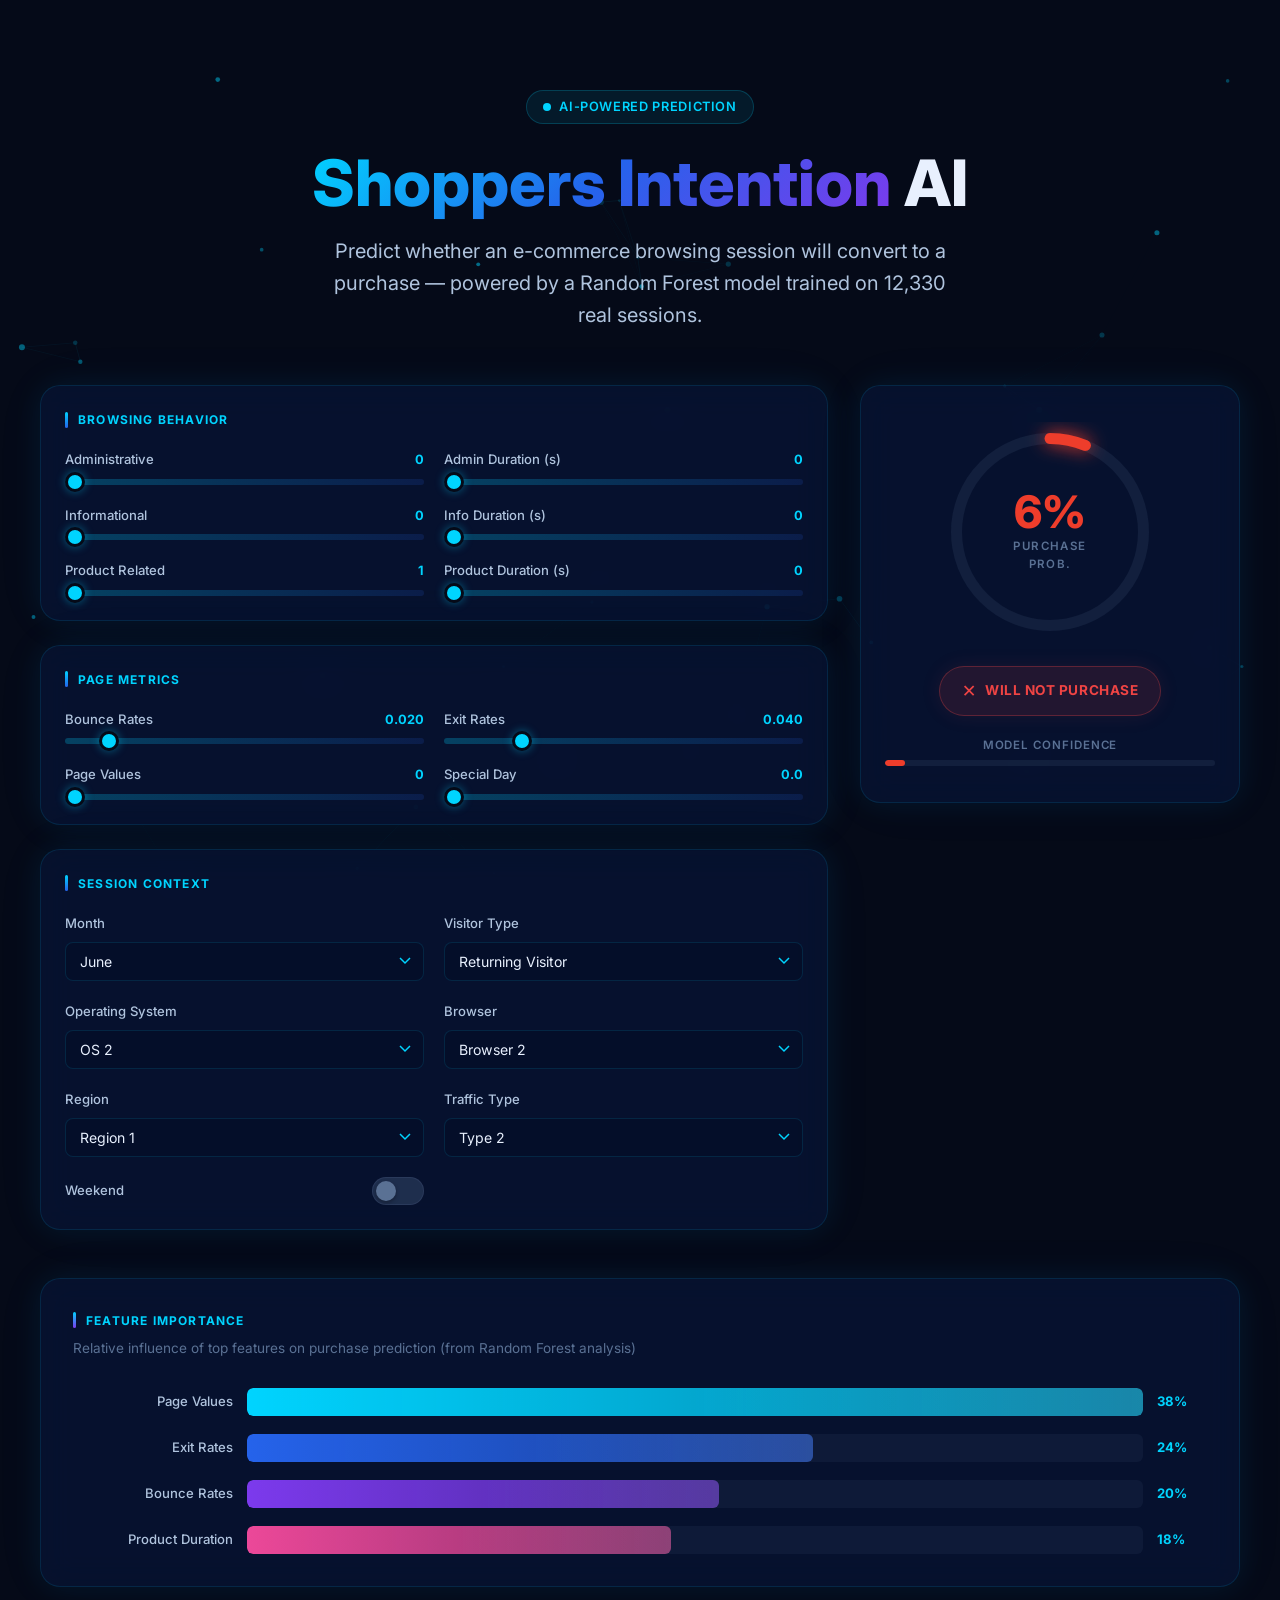
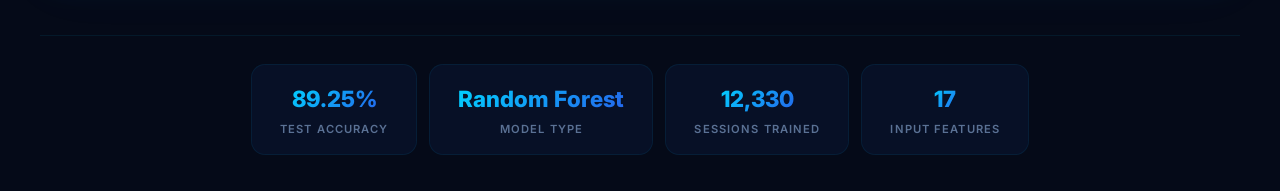
<file: index.html>
<!DOCTYPE html>
<html lang="en">
<head>
  <meta charset="UTF-8">
  <meta name="viewport" content="width=device-width, initial-scale=1.0">
  <meta name="description" content="Shoppers Intention AI — Machine learning demo that predicts whether an e-commerce session will end in a purchase, powered by a Random Forest model trained on 12,330 sessions.">
  <title>Shoppers Intention AI — Purchase Prediction</title>
  <link rel="stylesheet" href="style.css">
</head>
<body>
  <!-- Particle background canvas -->
  <canvas id="bg-canvas" aria-hidden="true"></canvas>

  <div class="app-wrapper">

    <!-- ═══════════════════════════════════════════════════════
         SECTION 1 — Hero
         ═══════════════════════════════════════════════════════ -->
    <header class="hero">
      <div class="hero__badge">
        <span class="dot"></span>
        AI-Powered Prediction
      </div>
      <h1 class="hero__title">
        <span class="gradient-text">Shoppers Intention</span> AI
      </h1>
      <p class="hero__subtitle">
        Predict whether an e-commerce browsing session will convert to a purchase — powered by a Random Forest model trained on 12,330 real sessions.
      </p>
    </header>

    <!-- ═══════════════════════════════════════════════════════
         SECTIONS 2 & 3 — Form + Live Result (side by side)
         ═══════════════════════════════════════════════════════ -->
    <div class="main-content">

      <!-- ── Input Form ──────────────────────────────────── -->
      <section class="form-section" aria-label="Session features input">

        <!-- Group: Browsing Behavior -->
        <div class="form-group glass-card" id="group-browsing">
          <h2 class="form-group__title">Browsing Behavior</h2>
          <div class="form-group__grid">

            <div class="field">
              <label class="field__label" for="administrative">
                Administrative
                <span class="field__value" id="val-administrative">0</span>
              </label>
              <input type="range" id="administrative" min="0" max="27" step="1" value="0">
            </div>

            <div class="field">
              <label class="field__label" for="administrative-duration">
                Admin Duration (s)
                <span class="field__value" id="val-administrative-duration">0</span>
              </label>
              <input type="range" id="administrative-duration" min="0" max="3400" step="10" value="0">
            </div>

            <div class="field">
              <label class="field__label" for="informational">
                Informational
                <span class="field__value" id="val-informational">0</span>
              </label>
              <input type="range" id="informational" min="0" max="24" step="1" value="0">
            </div>

            <div class="field">
              <label class="field__label" for="informational-duration">
                Info Duration (s)
                <span class="field__value" id="val-informational-duration">0</span>
              </label>
              <input type="range" id="informational-duration" min="0" max="2550" step="10" value="0">
            </div>

            <div class="field">
              <label class="field__label" for="product-related">
                Product Related
                <span class="field__value" id="val-product-related">1</span>
              </label>
              <input type="range" id="product-related" min="0" max="705" step="1" value="1">
            </div>

            <div class="field">
              <label class="field__label" for="product-related-duration">
                Product Duration (s)
                <span class="field__value" id="val-product-related-duration">0</span>
              </label>
              <input type="range" id="product-related-duration" min="0" max="64000" step="100" value="0">
            </div>

          </div>
        </div>

        <!-- Group: Page Metrics -->
        <div class="form-group glass-card" id="group-metrics">
          <h2 class="form-group__title">Page Metrics</h2>
          <div class="form-group__grid">

            <div class="field">
              <label class="field__label" for="bounce-rates">
                Bounce Rates
                <span class="field__value" id="val-bounce-rates">0.020</span>
              </label>
              <input type="range" id="bounce-rates" min="0" max="0.2" step="0.001" value="0.02">
            </div>

            <div class="field">
              <label class="field__label" for="exit-rates">
                Exit Rates
                <span class="field__value" id="val-exit-rates">0.040</span>
              </label>
              <input type="range" id="exit-rates" min="0" max="0.2" step="0.001" value="0.04">
            </div>

            <div class="field">
              <label class="field__label" for="page-values">
                Page Values
                <span class="field__value" id="val-page-values">0</span>
              </label>
              <input type="range" id="page-values" min="0" max="360" step="1" value="0">
            </div>

            <div class="field">
              <label class="field__label" for="special-day">
                Special Day
                <span class="field__value" id="val-special-day">0.0</span>
              </label>
              <input type="range" id="special-day" min="0" max="1" step="0.1" value="0">
            </div>

          </div>
        </div>

        <!-- Group: Session Context -->
        <div class="form-group glass-card" id="group-context">
          <h2 class="form-group__title">Session Context</h2>
          <div class="form-group__grid">

            <div class="field">
              <label class="field__label" for="month">Month</label>
              <select id="month">
                <option value="Feb">February</option>
                <option value="Mar">March</option>
                <option value="May">May</option>
                <option value="Jun" selected>June</option>
                <option value="Jul">July</option>
                <option value="Aug">August</option>
                <option value="Sep">September</option>
                <option value="Oct">October</option>
                <option value="Nov">November</option>
                <option value="Dec">December</option>
              </select>
            </div>

            <div class="field">
              <label class="field__label" for="visitor-type">Visitor Type</label>
              <select id="visitor-type">
                <option value="Returning_Visitor" selected>Returning Visitor</option>
                <option value="New_Visitor">New Visitor</option>
                <option value="Other">Other</option>
              </select>
            </div>

            <div class="field">
              <label class="field__label" for="os">Operating System</label>
              <select id="os">
                <option value="1">OS 1</option>
                <option value="2" selected>OS 2</option>
                <option value="3">OS 3</option>
                <option value="4">OS 4</option>
                <option value="5">OS 5</option>
                <option value="6">OS 6</option>
                <option value="7">OS 7</option>
                <option value="8">OS 8</option>
              </select>
            </div>

            <div class="field">
              <label class="field__label" for="browser">Browser</label>
              <select id="browser">
                <option value="1">Browser 1</option>
                <option value="2" selected>Browser 2</option>
                <option value="3">Browser 3</option>
                <option value="4">Browser 4</option>
                <option value="5">Browser 5</option>
                <option value="6">Browser 6</option>
                <option value="7">Browser 7</option>
                <option value="8">Browser 8</option>
                <option value="9">Browser 9</option>
                <option value="10">Browser 10</option>
                <option value="11">Browser 11</option>
                <option value="12">Browser 12</option>
                <option value="13">Browser 13</option>
              </select>
            </div>

            <div class="field">
              <label class="field__label" for="region">Region</label>
              <select id="region">
                <option value="1" selected>Region 1</option>
                <option value="2">Region 2</option>
                <option value="3">Region 3</option>
                <option value="4">Region 4</option>
                <option value="5">Region 5</option>
                <option value="6">Region 6</option>
                <option value="7">Region 7</option>
                <option value="8">Region 8</option>
                <option value="9">Region 9</option>
              </select>
            </div>

            <div class="field">
              <label class="field__label" for="traffic-type">Traffic Type</label>
              <select id="traffic-type">
                <option value="1">Type 1</option>
                <option value="2" selected>Type 2</option>
                <option value="3">Type 3</option>
                <option value="4">Type 4</option>
                <option value="5">Type 5</option>
                <option value="6">Type 6</option>
                <option value="7">Type 7</option>
                <option value="8">Type 8</option>
                <option value="9">Type 9</option>
                <option value="10">Type 10</option>
                <option value="11">Type 11</option>
                <option value="12">Type 12</option>
                <option value="13">Type 13</option>
                <option value="14">Type 14</option>
                <option value="15">Type 15</option>
                <option value="16">Type 16</option>
                <option value="17">Type 17</option>
                <option value="18">Type 18</option>
                <option value="19">Type 19</option>
                <option value="20">Type 20</option>
              </select>
            </div>

            <div class="field">
              <div class="toggle-wrapper">
                <label class="field__label" for="weekend">Weekend</label>
                <label class="toggle">
                  <input type="checkbox" id="weekend">
                  <span class="toggle__track"></span>
                </label>
              </div>
            </div>

          </div>
        </div>

      </section>

      <!-- ── Live Result Panel ───────────────────────────── -->
      <section class="result-section glass-card" aria-label="Prediction result" id="result-panel">

        <!-- SVG Gauge -->
        <div class="gauge-container">
          <svg class="gauge-svg" viewBox="0 0 200 200" aria-hidden="true">
            <circle class="gauge-bg"  cx="100" cy="100" r="85"></circle>
            <circle class="gauge-fill" id="gauge-arc" cx="100" cy="100" r="85"
                    stroke-dasharray="534.07"
                    stroke-dashoffset="534.07"></circle>
          </svg>
          <div class="gauge-center-text">
            <span class="gauge-percent" id="gauge-percent">0%</span>
            <span class="gauge-label">Purchase Prob.</span>
          </div>
        </div>

        <!-- Verdict -->
        <div class="verdict-badge verdict-badge--no-purchase" id="verdict-badge">
          <span class="verdict-icon" id="verdict-icon">✕</span>
          <span id="verdict-text">Will Not Purchase</span>
        </div>

        <!-- Confidence -->
        <div class="confidence-info">
          <span class="confidence-info__label">Model Confidence</span>
          <div class="confidence-bar">
            <div class="confidence-bar__fill" id="confidence-fill" style="width: 0%; background: var(--danger);"></div>
          </div>
        </div>

      </section>

    </div>

    <!-- ═══════════════════════════════════════════════════════
         SECTION 4 — Feature Importance Chart
         ═══════════════════════════════════════════════════════ -->
    <section class="chart-section" aria-label="Feature importance">
      <div class="chart-card glass-card">
        <h2 class="chart-card__title">Feature Importance</h2>
        <p class="chart-card__subtitle">
          Relative influence of top features on purchase prediction (from Random Forest analysis)
        </p>
        <div class="chart-bars" id="chart-bars">
          <!-- Rendered by JS -->
        </div>
      </div>
    </section>

    <!-- ═══════════════════════════════════════════════════════
         SECTION 5 — Model Info Footer
         ═══════════════════════════════════════════════════════ -->
    <footer class="model-footer" role="contentinfo">
      <div class="model-footer__inner">
        <div class="model-stat">
          <span class="model-stat__value">89.25%</span>
          <span class="model-stat__label">Test Accuracy</span>
        </div>
        <div class="model-stat">
          <span class="model-stat__value">Random Forest</span>
          <span class="model-stat__label">Model Type</span>
        </div>
        <div class="model-stat">
          <span class="model-stat__value">12,330</span>
          <span class="model-stat__label">Sessions Trained</span>
        </div>
        <div class="model-stat">
          <span class="model-stat__value">17</span>
          <span class="model-stat__label">Input Features</span>
        </div>
      </div>
    </footer>

  </div><!-- .app-wrapper -->

  <script src="app.js"></script>
</body>
</html>
</file>
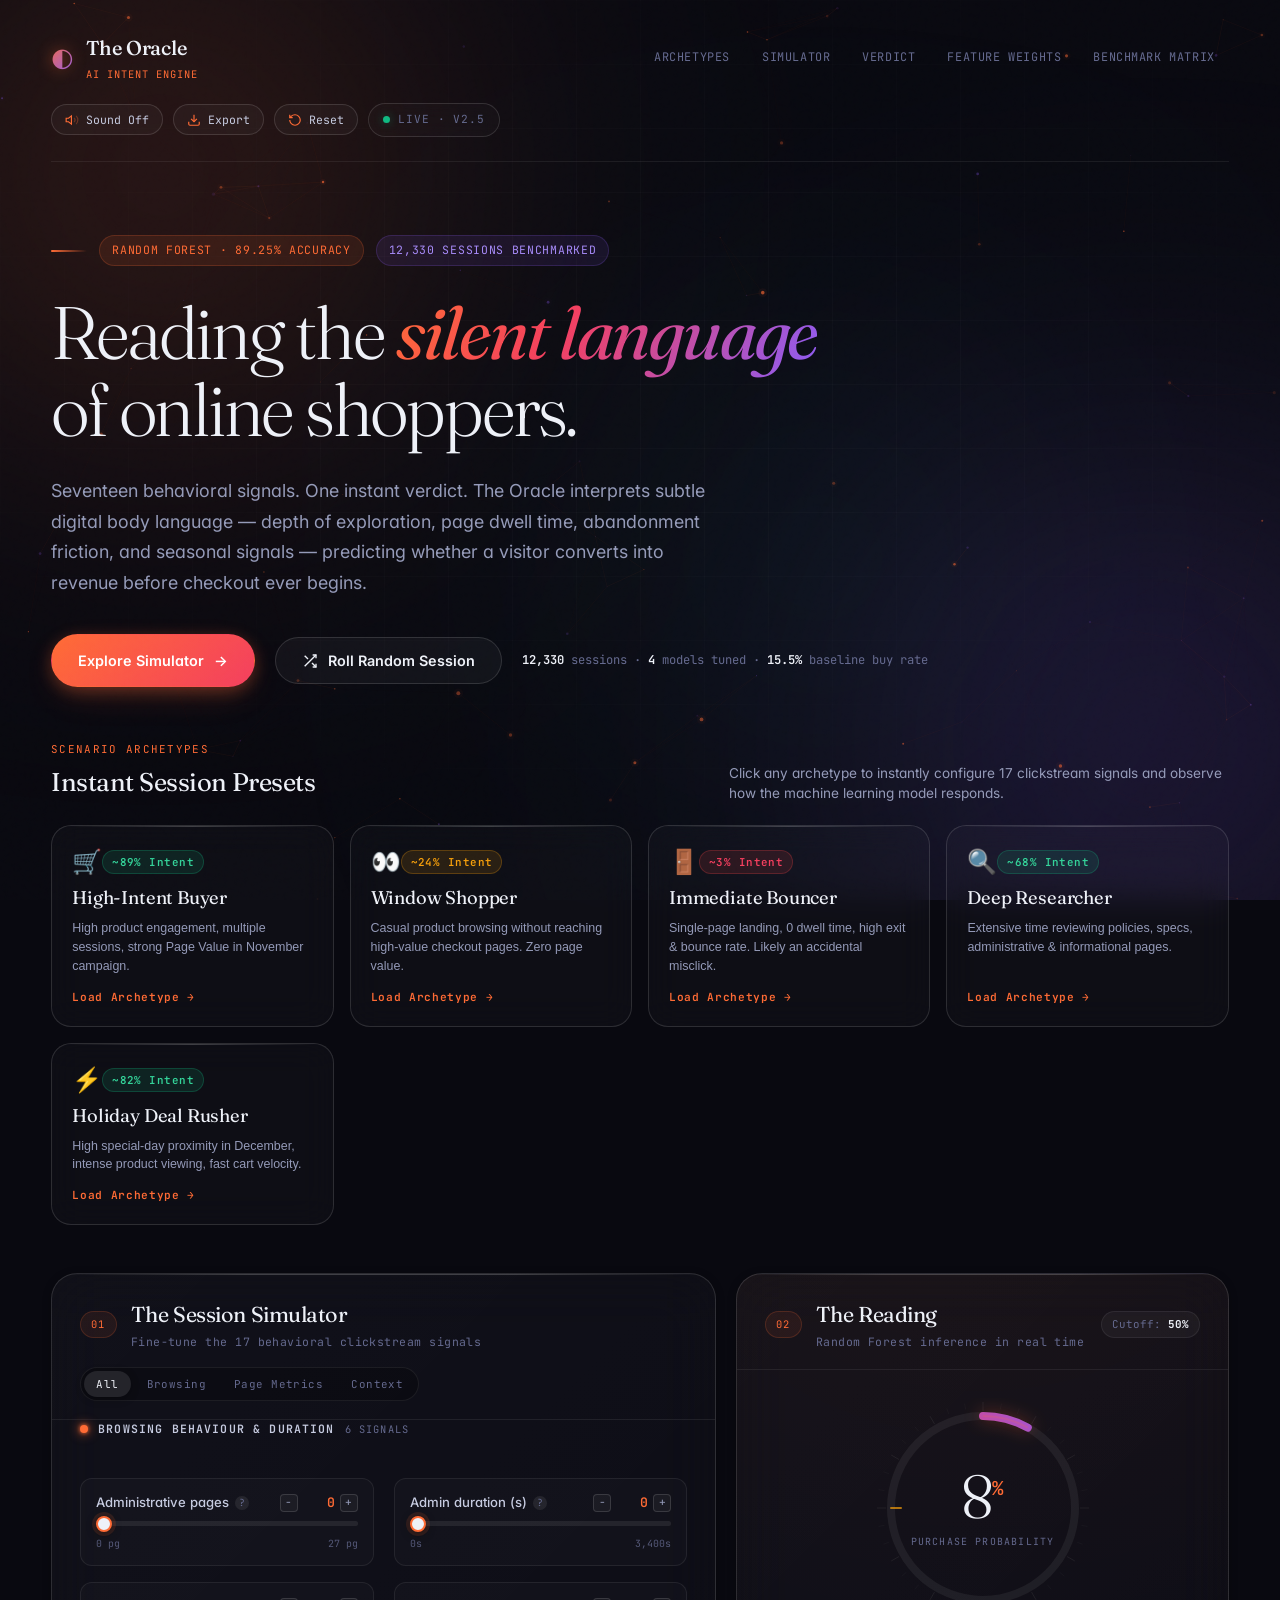
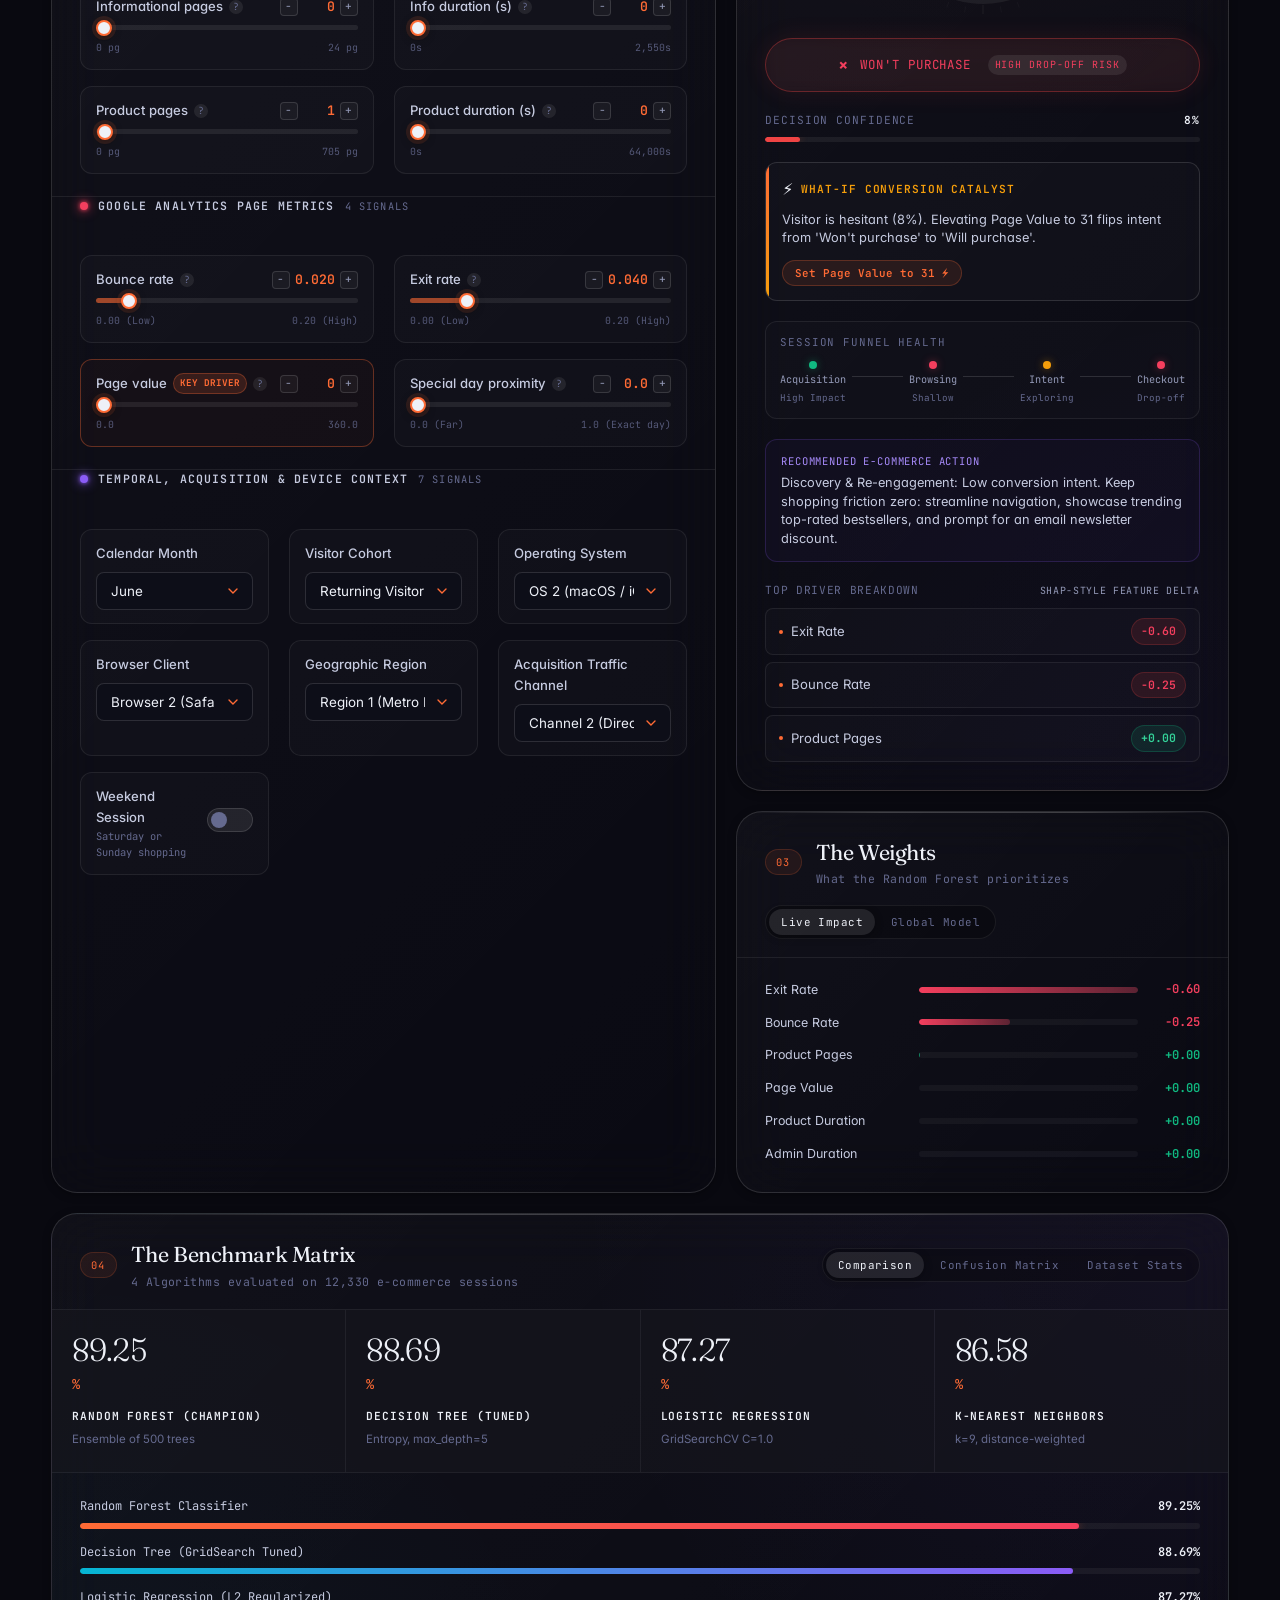
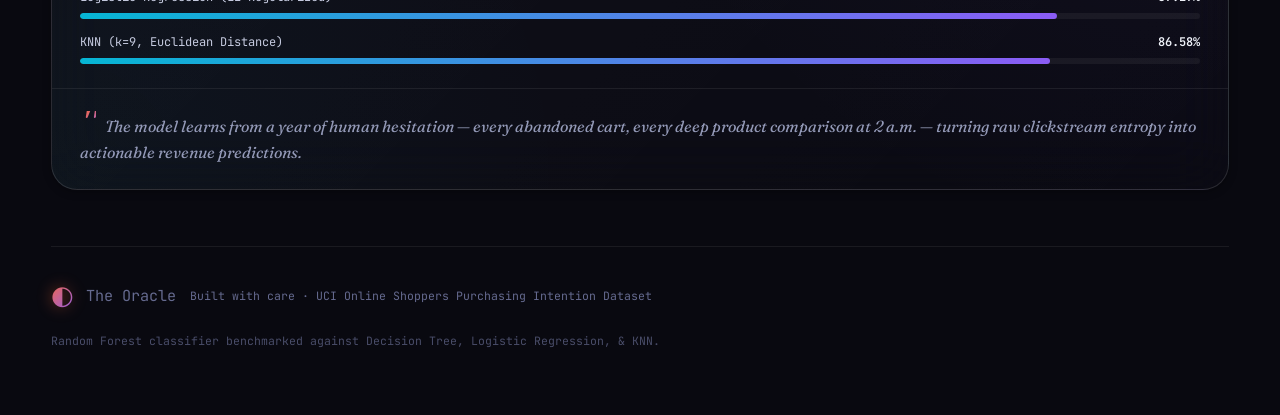
<file: frontend/index.html>
<!DOCTYPE html>
<html lang="en">
<head>
  <meta charset="UTF-8">
  <meta name="viewport" content="width=device-width, initial-scale=1.0">
  <meta name="description" content="The Oracle — An advanced machine-learning suite predicting online shopper purchase intent from 17 digital behavioral signals. Trained on 12,330 sessions.">
  <title>The Oracle · Shoppers Intention AI</title>
  <link rel="preconnect" href="https://fonts.googleapis.com">
  <link rel="preconnect" href="https://fonts.gstatic.com" crossorigin>
  <link href="https://fonts.googleapis.com/css2?family=Fraunces:opsz,wght@9..144,300;9..144,400;9..144,500;9..144,700&family=JetBrains+Mono:wght@400;500;600;700&family=Inter:wght@300;400;500;600;700&display=swap" rel="stylesheet">
  <link rel="stylesheet" href="style.css">
</head>
<body>

  <!-- Aurora background -->
  <div class="aurora" aria-hidden="true">
    <div class="aurora__blob aurora__blob--1"></div>
    <div class="aurora__blob aurora__blob--2"></div>
    <div class="aurora__blob aurora__blob--3"></div>
  </div>

  <!-- Interactive Constellation canvas -->
  <canvas id="stars" aria-hidden="true"></canvas>

  <!-- Film grain overlay -->
  <div class="grain" aria-hidden="true"></div>

  <!-- Toast notification outlet -->
  <div class="toast-hub" id="toast-hub" aria-live="polite"></div>

  <main class="shell">

    <!-- ═══ MASTHEAD ═══ -->
    <header class="masthead">
      <div class="masthead__row">
        <div class="mark">
          <span class="mark__glyph" aria-hidden="true">◐</span>
          <div class="mark__text-group">
            <span class="mark__word">The Oracle</span>
            <span class="mark__badge">AI Intent Engine</span>
          </div>
        </div>

        <nav class="masthead__nav" aria-label="Sections">
          <a href="#archetypes">Archetypes</a>
          <a href="#oracle">Simulator</a>
          <a href="#verdict-card">Verdict</a>
          <a href="#features">Feature Weights</a>
          <a href="#benchmarks">Benchmark Matrix</a>
        </nav>

        <div class="masthead__actions">
          <button type="button" class="action-btn" id="btn-sound" title="Toggle audio feedback" aria-label="Toggle audio feedback">
            <svg class="action-btn__icon" viewBox="0 0 24 24" fill="none" stroke="currentColor" stroke-width="2">
              <path d="M11 5L6 9H2v6h4l5 4V5z"/>
              <path class="sound-wave sound-wave--1" d="M15.54 8.46a5 5 0 0 1 0 7.07"/>
              <path class="sound-wave sound-wave--2" d="M19.07 4.93a10 10 0 0 1 0 14.14"/>
            </svg>
            <span class="action-btn__label" id="sound-label">Sound Off</span>
          </button>

          <button type="button" class="action-btn" id="btn-export" title="Export session configuration" aria-label="Export session parameters as JSON">
            <svg class="action-btn__icon" viewBox="0 0 24 24" fill="none" stroke="currentColor" stroke-width="2">
              <path d="M21 15v4a2 2 0 0 1-2 2H5a2 2 0 0 1-2-2v-4"/>
              <polyline points="7 10 12 15 17 10"/>
              <line x1="12" y1="15" x2="12" y2="3"/>
            </svg>
            <span class="action-btn__label">Export</span>
          </button>

          <button type="button" class="action-btn action-btn--reset" id="btn-reset" title="Reset all inputs to default" aria-label="Reset simulation to default baseline">
            <svg class="action-btn__icon" viewBox="0 0 24 24" fill="none" stroke="currentColor" stroke-width="2">
              <path d="M3 12a9 9 0 1 0 9-9 9.75 9.75 0 0 0-6.74 2.74L3 8"/>
              <path d="M3 3v5h5"/>
            </svg>
            <span class="action-btn__label">Reset</span>
          </button>

          <div class="status" title="Simulation engine active">
            <span class="status__pulse" aria-hidden="true"></span>
            <span>Live · v2.5</span>
          </div>
        </div>
      </div>

      <!-- HERO SECTION -->
      <section class="hero">
        <div class="hero__eyebrow">
          <span class="eyebrow-rule" aria-hidden="true"></span>
          <span class="pill-badge">Random Forest · 89.25% Accuracy</span>
          <span class="pill-badge pill-badge--alt">12,330 Sessions Benchmarked</span>
        </div>

        <h1 class="hero__title">
          Reading the <em>silent language</em><br>
          of online shoppers.
        </h1>

        <p class="hero__lede">
          Seventeen behavioral signals. One instant verdict. The Oracle interprets
          subtle digital body language — depth of exploration, page dwell time,
          abandonment friction, and seasonal signals — predicting whether a visitor
          converts into revenue before checkout ever begins.
        </p>

        <div class="hero__cta">
          <a href="#oracle" class="btn btn--primary">
            Explore Simulator
            <span class="btn__arrow" aria-hidden="true">→</span>
          </a>
          <button type="button" class="btn btn--secondary" id="btn-hero-random">
            <svg width="16" height="16" viewBox="0 0 24 24" fill="none" stroke="currentColor" stroke-width="2" aria-hidden="true">
              <polyline points="16 3 21 3 21 8"/>
              <line x1="4" y1="20" x2="21" y2="3"/>
              <polyline points="21 16 21 21 16 21"/>
              <line x1="15" y1="15" x2="21" y2="21"/>
              <line x1="4" y1="4" x2="9" y2="9"/>
            </svg>
            Roll Random Session
          </button>
          <div class="hero__stat">
            <strong>12,330</strong> sessions · <strong>4</strong> models tuned · <strong>15.5%</strong> baseline buy rate
          </div>
        </div>
      </section>
    </header>

    <!-- ═══ SHOPPER ARCHETYPES COMPONENT ═══ -->
    <section class="archetypes-section" id="archetypes">
      <div class="section-head">
        <div class="section-head__meta">
          <span class="section-tag">Scenario Archetypes</span>
          <h2 class="section-title">Instant Session Presets</h2>
        </div>
        <p class="section-desc">
          Click any archetype to instantly configure 17 clickstream signals and observe how the machine learning model responds.
        </p>
      </div>

      <div class="archetypes-grid">
        <button type="button" class="archetype-card" data-archetype="high-intent">
          <div class="archetype-card__header">
            <span class="archetype-icon">🛒</span>
            <span class="archetype-badge archetype-badge--high">~89% Intent</span>
          </div>
          <h3 class="archetype-name">High-Intent Buyer</h3>
          <p class="archetype-desc">High product engagement, multiple sessions, strong Page Value in November campaign.</p>
          <span class="archetype-action">Load Archetype →</span>
        </button>

        <button type="button" class="archetype-card" data-archetype="casual-browser">
          <div class="archetype-card__header">
            <span class="archetype-icon">👀</span>
            <span class="archetype-badge archetype-badge--mid">~24% Intent</span>
          </div>
          <h3 class="archetype-name">Window Shopper</h3>
          <p class="archetype-desc">Casual product browsing without reaching high-value checkout pages. Zero page value.</p>
          <span class="archetype-action">Load Archetype →</span>
        </button>

        <button type="button" class="archetype-card" data-archetype="quick-bounce">
          <div class="archetype-card__header">
            <span class="archetype-icon">🚪</span>
            <span class="archetype-badge archetype-badge--low">~3% Intent</span>
          </div>
          <h3 class="archetype-name">Immediate Bouncer</h3>
          <p class="archetype-desc">Single-page landing, 0 dwell time, high exit & bounce rate. Likely an accidental misclick.</p>
          <span class="archetype-action">Load Archetype →</span>
        </button>

        <button type="button" class="archetype-card" data-archetype="researcher">
          <div class="archetype-card__header">
            <span class="archetype-icon">🔍</span>
            <span class="archetype-badge archetype-badge--high">~68% Intent</span>
          </div>
          <h3 class="archetype-name">Deep Researcher</h3>
          <p class="archetype-desc">Extensive time reviewing policies, specs, administrative & informational pages.</p>
          <span class="archetype-action">Load Archetype →</span>
        </button>

        <button type="button" class="archetype-card" data-archetype="holiday-rusher">
          <div class="archetype-card__header">
            <span class="archetype-icon">⚡</span>
            <span class="archetype-badge archetype-badge--high">~82% Intent</span>
          </div>
          <h3 class="archetype-name">Holiday Deal Rusher</h3>
          <p class="archetype-desc">High special-day proximity in December, intense product viewing, fast cart velocity.</p>
          <span class="archetype-action">Load Archetype →</span>
        </button>
      </div>
    </section>

    <!-- ═══ BENTO GRID ═══ -->
    <div class="bento" id="oracle">

      <!-- ── 01. INPUT PANEL (Interactive Session Signals) ── -->
      <article class="card card--input glass">
        <div class="card__head">
          <div class="card__head-left">
            <div class="card__index">01</div>
            <div>
              <h2 class="card__title">The Session Simulator</h2>
              <p class="card__sub">Fine-tune the 17 behavioral clickstream signals</p>
            </div>
          </div>
          <div class="cluster-tabs" role="tablist" aria-label="Signal categories">
            <button type="button" class="cluster-tab is-active" data-filter="all" role="tab" aria-selected="true">All</button>
            <button type="button" class="cluster-tab" data-filter="browsing" role="tab" aria-selected="false">Browsing</button>
            <button type="button" class="cluster-tab" data-filter="metrics" role="tab" aria-selected="false">Page Metrics</button>
            <button type="button" class="cluster-tab" data-filter="context" role="tab" aria-selected="false">Context</button>
          </div>
        </div>

        <!-- Browsing behaviour cluster -->
        <fieldset class="cluster" data-category="browsing">
          <legend class="cluster__legend">
            <span class="cluster__dot" style="--c: #ff6b35"></span>
            Browsing Behaviour & Duration
            <span class="cluster__count">6 signals</span>
          </legend>
          <div class="cluster__grid">

            <div class="field">
              <div class="field__head">
                <div class="field__label-wrap">
                  <label for="administrative">Administrative pages</label>
                  <span class="info-tip" data-tip="Pages visited related to account, profile, terms, or order history.">?</span>
                </div>
                <div class="field__val-stepper">
                  <button type="button" class="step-btn" data-step-for="administrative" data-dir="-1" aria-label="Decrease administrative pages">-</button>
                  <output class="field__val" id="val-administrative">0</output>
                  <button type="button" class="step-btn" data-step-for="administrative" data-dir="1" aria-label="Increase administrative pages">+</button>
                </div>
              </div>
              <input type="range" id="administrative" min="0" max="27" step="1" value="0">
              <div class="field__scale"><span>0 pg</span><span>27 pg</span></div>
            </div>

            <div class="field">
              <div class="field__head">
                <div class="field__label-wrap">
                  <label for="administrative-duration">Admin duration (s)</label>
                  <span class="info-tip" data-tip="Total seconds spent across administrative and account pages.">?</span>
                </div>
                <div class="field__val-stepper">
                  <button type="button" class="step-btn" data-step-for="administrative-duration" data-dir="-1" aria-label="Decrease admin duration">-</button>
                  <output class="field__val" id="val-administrative-duration">0</output>
                  <button type="button" class="step-btn" data-step-for="administrative-duration" data-dir="1" aria-label="Increase admin duration">+</button>
                </div>
              </div>
              <input type="range" id="administrative-duration" min="0" max="3400" step="10" value="0">
              <div class="field__scale"><span>0s</span><span>3,400s</span></div>
            </div>

            <div class="field">
              <div class="field__head">
                <div class="field__label-wrap">
                  <label for="informational">Informational pages</label>
                  <span class="info-tip" data-tip="Pages visited regarding contact info, about us, shipping FAQs, or helpdesk.">?</span>
                </div>
                <div class="field__val-stepper">
                  <button type="button" class="step-btn" data-step-for="informational" data-dir="-1" aria-label="Decrease informational pages">-</button>
                  <output class="field__val" id="val-informational">0</output>
                  <button type="button" class="step-btn" data-step-for="informational" data-dir="1" aria-label="Increase informational pages">+</button>
                </div>
              </div>
              <input type="range" id="informational" min="0" max="24" step="1" value="0">
              <div class="field__scale"><span>0 pg</span><span>24 pg</span></div>
            </div>

            <div class="field">
              <div class="field__head">
                <div class="field__label-wrap">
                  <label for="informational-duration">Info duration (s)</label>
                  <span class="info-tip" data-tip="Total seconds spent reviewing informational, policy, or shipping content.">?</span>
                </div>
                <div class="field__val-stepper">
                  <button type="button" class="step-btn" data-step-for="informational-duration" data-dir="-1" aria-label="Decrease info duration">-</button>
                  <output class="field__val" id="val-informational-duration">0</output>
                  <button type="button" class="step-btn" data-step-for="informational-duration" data-dir="1" aria-label="Increase info duration">+</button>
                </div>
              </div>
              <input type="range" id="informational-duration" min="0" max="2550" step="10" value="0">
              <div class="field__scale"><span>0s</span><span>2,550s</span></div>
            </div>

            <div class="field">
              <div class="field__head">
                <div class="field__label-wrap">
                  <label for="product-related">Product pages</label>
                  <span class="info-tip" data-tip="Number of catalog, item detail, category, and shopping cart pages visited.">?</span>
                </div>
                <div class="field__val-stepper">
                  <button type="button" class="step-btn" data-step-for="product-related" data-dir="-1" aria-label="Decrease product pages">-</button>
                  <output class="field__val" id="val-product-related">1</output>
                  <button type="button" class="step-btn" data-step-for="product-related" data-dir="1" aria-label="Increase product pages">+</button>
                </div>
              </div>
              <input type="range" id="product-related" min="0" max="705" step="1" value="1">
              <div class="field__scale"><span>0 pg</span><span>705 pg</span></div>
            </div>

            <div class="field">
              <div class="field__head">
                <div class="field__label-wrap">
                  <label for="product-related-duration">Product duration (s)</label>
                  <span class="info-tip" data-tip="Total time spent looking at product listings, galleries, and specifications.">?</span>
                </div>
                <div class="field__val-stepper">
                  <button type="button" class="step-btn" data-step-for="product-related-duration" data-dir="-1" aria-label="Decrease product duration">-</button>
                  <output class="field__val" id="val-product-related-duration">0</output>
                  <button type="button" class="step-btn" data-step-for="product-related-duration" data-dir="1" aria-label="Increase product duration">+</button>
                </div>
              </div>
              <input type="range" id="product-related-duration" min="0" max="64000" step="100" value="0">
              <div class="field__scale"><span>0s</span><span>64,000s</span></div>
            </div>

          </div>
        </fieldset>

        <!-- Page Metrics cluster -->
        <fieldset class="cluster" data-category="metrics">
          <legend class="cluster__legend">
            <span class="cluster__dot" style="--c: #f43f5e"></span>
            Google Analytics Page Metrics
            <span class="cluster__count">4 signals</span>
          </legend>
          <div class="cluster__grid">

            <div class="field">
              <div class="field__head">
                <div class="field__label-wrap">
                  <label for="bounce-rates">Bounce rate</label>
                  <span class="info-tip" data-tip="Percentage of visitors who enter and leave from the exact same page without browsing.">?</span>
                </div>
                <div class="field__val-stepper">
                  <button type="button" class="step-btn" data-step-for="bounce-rates" data-dir="-1" aria-label="Decrease bounce rate">-</button>
                  <output class="field__val" id="val-bounce-rates">0.020</output>
                  <button type="button" class="step-btn" data-step-for="bounce-rates" data-dir="1" aria-label="Increase bounce rate">+</button>
                </div>
              </div>
              <input type="range" id="bounce-rates" min="0" max="0.2" step="0.001" value="0.02">
              <div class="field__scale"><span>0.00 (Low)</span><span>0.20 (High)</span></div>
            </div>

            <div class="field">
              <div class="field__head">
                <div class="field__label-wrap">
                  <label for="exit-rates">Exit rate</label>
                  <span class="info-tip" data-tip="Percentage of pageviews that were the final view in the visitor's session.">?</span>
                </div>
                <div class="field__val-stepper">
                  <button type="button" class="step-btn" data-step-for="exit-rates" data-dir="-1" aria-label="Decrease exit rate">-</button>
                  <output class="field__val" id="val-exit-rates">0.040</output>
                  <button type="button" class="step-btn" data-step-for="exit-rates" data-dir="1" aria-label="Increase exit rate">+</button>
                </div>
              </div>
              <input type="range" id="exit-rates" min="0" max="0.2" step="0.001" value="0.04">
              <div class="field__scale"><span>0.00 (Low)</span><span>0.20 (High)</span></div>
            </div>

            <div class="field field--highlight">
              <div class="field__head">
                <div class="field__label-wrap">
                  <label for="page-values">Page value</label>
                  <span class="badge-vital">Key Driver</span>
                  <span class="info-tip" data-tip="Average value of the pages touched prior to completing a transaction. The #1 purchase signal.">?</span>
                </div>
                <div class="field__val-stepper">
                  <button type="button" class="step-btn" data-step-for="page-values" data-dir="-1" aria-label="Decrease page value">-</button>
                  <output class="field__val" id="val-page-values">0</output>
                  <button type="button" class="step-btn" data-step-for="page-values" data-dir="1" aria-label="Increase page value">+</button>
                </div>
              </div>
              <input type="range" id="page-values" min="0" max="360" step="1" value="0">
              <div class="field__scale"><span>0.0</span><span>360.0</span></div>
            </div>

            <div class="field">
              <div class="field__head">
                <div class="field__label-wrap">
                  <label for="special-day">Special day proximity</label>
                  <span class="info-tip" data-tip="Proximity of visit to major holiday (e.g., Mother's Day, Valentine's, Black Friday).">?</span>
                </div>
                <div class="field__val-stepper">
                  <button type="button" class="step-btn" data-step-for="special-day" data-dir="-1" aria-label="Decrease special day proximity">-</button>
                  <output class="field__val" id="val-special-day">0.0</output>
                  <button type="button" class="step-btn" data-step-for="special-day" data-dir="1" aria-label="Increase special day proximity">+</button>
                </div>
              </div>
              <input type="range" id="special-day" min="0" max="1" step="0.1" value="0">
              <div class="field__scale"><span>0.0 (Far)</span><span>1.0 (Exact day)</span></div>
            </div>

          </div>
        </fieldset>

        <!-- Session Context cluster -->
        <fieldset class="cluster" data-category="context">
          <legend class="cluster__legend">
            <span class="cluster__dot" style="--c: #8b5cf6"></span>
            Temporal, Acquisition & Device Context
            <span class="cluster__count">7 signals</span>
          </legend>
          <div class="cluster__grid cluster__grid--select">

            <div class="field">
              <label for="month">Calendar Month</label>
              <div class="select-wrapper">
                <select id="month">
                  <option value="Feb">February</option>
                  <option value="Mar">March</option>
                  <option value="May">May</option>
                  <option value="Jun" selected>June</option>
                  <option value="Jul">July</option>
                  <option value="Aug">August</option>
                  <option value="Sep">September</option>
                  <option value="Oct">October</option>
                  <option value="Nov">November (Cyber Peak)</option>
                  <option value="Dec">December (Holidays)</option>
                </select>
              </div>
            </div>

            <div class="field">
              <label for="visitor-type">Visitor Cohort</label>
              <div class="select-wrapper">
                <select id="visitor-type">
                  <option value="Returning_Visitor" selected>Returning Visitor</option>
                  <option value="New_Visitor">New Visitor</option>
                  <option value="Other">Other</option>
                </select>
              </div>
            </div>

            <div class="field">
              <label for="os">Operating System</label>
              <div class="select-wrapper">
                <select id="os">
                  <option value="1">OS 1 (Windows Desktop)</option>
                  <option value="2" selected>OS 2 (macOS / iOS)</option>
                  <option value="3">OS 3 (Android Mobile)</option>
                  <option value="4">OS 4 (Linux)</option>
                  <option value="5">OS 5 (ChromeOS)</option>
                  <option value="6">OS 6 (Alternative)</option>
                  <option value="7">OS 7 (Legacy)</option>
                  <option value="8">OS 8 (Embedded)</option>
                </select>
              </div>
            </div>

            <div class="field">
              <label for="browser">Browser Client</label>
              <div class="select-wrapper">
                <select id="browser">
                  <option value="1">Browser 1 (Chrome)</option>
                  <option value="2" selected>Browser 2 (Safari)</option>
                  <option value="3">Browser 3 (Edge)</option>
                  <option value="4">Browser 4 (Firefox)</option>
                  <option value="5">Browser 5 (Samsung Internet)</option>
                  <option value="6">Browser 6 (Opera)</option>
                  <option value="7">Browser 7 (UC Browser)</option>
                  <option value="8">Browser 8 (DuckDuckGo)</option>
                  <option value="9">Browser 9</option>
                  <option value="10">Browser 10</option>
                  <option value="11">Browser 11</option>
                  <option value="12">Browser 12</option>
                  <option value="13">Browser 13</option>
                </select>
              </div>
            </div>

            <div class="field">
              <label for="region">Geographic Region</label>
              <div class="select-wrapper">
                <select id="region">
                  <option value="1" selected>Region 1 (Metro North)</option>
                  <option value="2">Region 2 (Coastal Urban)</option>
                  <option value="3">Region 3 (Western Hub)</option>
                  <option value="4">Region 4 (Southern District)</option>
                  <option value="5">Region 5 (Central Valley)</option>
                  <option value="6">Region 6 (Highland District)</option>
                  <option value="7">Region 7 (Eastern Seaboard)</option>
                  <option value="8">Region 8 (Territory)</option>
                  <option value="9">Region 9 (International)</option>
                </select>
              </div>
            </div>

            <div class="field">
              <label for="traffic-type">Acquisition Traffic Channel</label>
              <div class="select-wrapper">
                <select id="traffic-type">
                  <option value="1">Channel 1 (Organic Search)</option>
                  <option value="2" selected>Channel 2 (Direct Navigation)</option>
                  <option value="3">Channel 3 (Paid Search Ads)</option>
                  <option value="4">Channel 4 (Social Campaign)</option>
                  <option value="5">Channel 5 (Affiliate Referral)</option>
                  <option value="6">Channel 6 (Email Marketing)</option>
                  <option value="7">Channel 7 (Display Retargeting)</option>
                  <option value="8">Channel 8 (Price Comparison)</option>
                  <option value="9">Channel 9</option>
                  <option value="10">Channel 10</option>
                  <option value="11">Channel 11</option>
                  <option value="12">Channel 12</option>
                  <option value="13">Channel 13 (Partner Feed)</option>
                  <option value="14">Channel 14</option>
                  <option value="15">Channel 15</option>
                  <option value="16">Channel 16</option>
                  <option value="17">Channel 17</option>
                  <option value="18">Channel 18</option>
                  <option value="19">Channel 19</option>
                  <option value="20">Channel 20 (Direct Push)</option>
                </select>
              </div>
            </div>

            <div class="field field--toggle">
              <div class="toggle-text">
                <label for="weekend">Weekend Session</label>
                <span class="toggle-sub">Saturday or Sunday shopping</span>
              </div>
              <label class="switch">
                <input type="checkbox" id="weekend">
                <span class="switch__rail"><span class="switch__knob"></span></span>
              </label>
            </div>

          </div>
        </fieldset>
      </article>

      <!-- ── 02. VERDICT (Live ML Prediction & Diagnostic) ── -->
      <article class="card card--verdict glass" id="verdict-card">
        <div class="card__head">
          <div class="card__head-left">
            <div class="card__index">02</div>
            <div>
              <h2 class="card__title">The Reading</h2>
              <p class="card__sub">Random Forest inference in real time</p>
            </div>
          </div>
          <div class="threshold-pill" title="Probability required to classify as Purchase">
            <span>Cutoff:</span>
            <strong id="cutoff-label">50%</strong>
          </div>
        </div>

        <div class="verdict">
          <!-- DIAL GAUGE WITH DUAL ARCS -->
          <div class="verdict__dial">
            <svg viewBox="0 0 220 220" class="dial" aria-hidden="true">
              <defs>
                <linearGradient id="dialGrad" x1="0" y1="0" x2="1" y2="1">
                  <stop offset="0%" stop-color="#ff6b35"/>
                  <stop offset="50%" stop-color="#f43f5e"/>
                  <stop offset="100%" stop-color="#8b5cf6"/>
                </linearGradient>
                <linearGradient id="dialGradBuy" x1="0" y1="0" x2="1" y2="1">
                  <stop offset="0%" stop-color="#10b981"/>
                  <stop offset="50%" stop-color="#06b6d4"/>
                  <stop offset="100%" stop-color="#3b82f6"/>
                </linearGradient>
                <filter id="dialFilter">
                  <feDropShadow dx="0" dy="0" stdDeviation="6" flood-color="#ff6b35" flood-opacity="0.4"/>
                </filter>
              </defs>
              <!-- decorative ticks -->
              <g class="dial__ticks" id="dial-ticks"></g>
              <!-- background track -->
              <circle class="dial__bg" cx="110" cy="110" r="92"/>
              <!-- active fill -->
              <circle class="dial__fill" cx="110" cy="110" r="92" id="dial-fill"
                      stroke-dasharray="578.05" stroke-dashoffset="578.05"/>
              <circle class="dial__glow" cx="110" cy="110" r="92" id="dial-glow"/>
              <!-- 50% Threshold marker pin -->
              <line class="dial__threshold-marker" x1="110" y1="18" x2="110" y2="28"/>
            </svg>

            <div class="verdict__num">
              <div class="verdict__num-val">
                <span id="verdict-percent">0</span><span class="verdict__unit">%</span>
              </div>
              <small>Purchase Probability</small>
            </div>
          </div>

          <!-- VERDICT CALL BANNER -->
          <div class="verdict__call" id="verdict-call">
            <span class="verdict__icon" id="verdict-icon">·</span>
            <span class="verdict__text" id="verdict-text">Awaiting reading</span>
            <span class="verdict__sub-badge" id="verdict-sub-badge">Evaluating</span>
          </div>

          <!-- CONFIDENCE METER -->
          <div class="verdict__signal">
            <div class="verdict__signal-head">
              <span>Decision Confidence</span>
              <span id="confid-pct">0%</span>
            </div>
            <div class="track">
              <div class="track__fill" id="confid-fill" style="width:0%"></div>
            </div>
          </div>

          <!-- WHAT-IF CATALYST COMPONENT -->
          <div class="catalyst-card" id="catalyst-card">
            <div class="catalyst-card__head">
              <span class="catalyst-icon">⚡</span>
              <span class="catalyst-title">What-If Conversion Catalyst</span>
            </div>
            <p class="catalyst-desc" id="catalyst-text">Analyzing single highest-leverage signal...</p>
            <button type="button" class="catalyst-btn" id="btn-apply-catalyst" style="display:none;">
              Apply Recommended Tweak
            </button>
          </div>

          <!-- SHOPPER JOURNEY FUNNEL -->
          <div class="funnel-journey">
            <div class="funnel-journey__title">Session Funnel Health</div>
            <div class="funnel-steps">
              <div class="funnel-step" id="funnel-step-1">
                <span class="funnel-step__dot"></span>
                <span class="funnel-step__name">Acquisition</span>
                <span class="funnel-step__status" id="funnel-stat-1">Strong</span>
              </div>
              <div class="funnel-connector"></div>
              <div class="funnel-step" id="funnel-step-2">
                <span class="funnel-step__dot"></span>
                <span class="funnel-step__name">Browsing</span>
                <span class="funnel-step__status" id="funnel-stat-2">Normal</span>
              </div>
              <div class="funnel-connector"></div>
              <div class="funnel-step" id="funnel-step-3">
                <span class="funnel-step__dot"></span>
                <span class="funnel-step__name">Intent</span>
                <span class="funnel-step__status" id="funnel-stat-3">Healthy</span>
              </div>
              <div class="funnel-connector"></div>
              <div class="funnel-step" id="funnel-step-4">
                <span class="funnel-step__dot"></span>
                <span class="funnel-step__name">Checkout</span>
                <span class="funnel-step__status" id="funnel-stat-4">Likely</span>
              </div>
            </div>
          </div>

          <!-- DYNAMIC INTERVENTION STRATEGY -->
          <div class="intervention-box" id="intervention-box">
            <div class="intervention-box__label">Recommended E-Commerce Action</div>
            <p class="intervention-box__text" id="intervention-text">
              Loading dynamic strategy recommendation...
            </p>
          </div>

          <!-- TOP INFLUENTIAL SIGNALS -->
          <div class="drivers-group">
            <div class="drivers-group__head">
              <span>Top Driver Breakdown</span>
              <small>SHAP-style Feature Delta</small>
            </div>
            <ul class="verdict__why" id="verdict-why">
              <!-- populated by JS -->
            </ul>
          </div>
        </div>
      </article>

      <!-- ── 03. FEATURE IMPORTANCE (The Weights) ── -->
      <article class="card card--features glass" id="features">
        <div class="card__head">
          <div class="card__head-left">
            <div class="card__index">03</div>
            <div>
              <h2 class="card__title">The Weights</h2>
              <p class="card__sub">What the Random Forest prioritizes</p>
            </div>
          </div>
          <div class="weights-toggle" role="tablist">
            <button type="button" class="tab-pill is-active" id="btn-weight-live">Live Impact</button>
            <button type="button" class="tab-pill" id="btn-weight-global">Global Model</button>
          </div>
        </div>
        <div class="weights" id="weights">
          <!-- populated dynamically by JS -->
        </div>
      </article>

      <!-- ── 04. BENCHMARKS & MODEL MATRIX (The Vessel) ── -->
      <article class="card card--model glass" id="benchmarks">
        <div class="card__head">
          <div class="card__head-left">
            <div class="card__index">04</div>
            <div>
              <h2 class="card__title">The Benchmark Matrix</h2>
              <p class="card__sub">4 Algorithms evaluated on 12,330 e-commerce sessions</p>
            </div>
          </div>
          <div class="model-view-tabs" role="tablist">
            <button type="button" class="tab-pill is-active" data-vessel-tab="matrix">Comparison</button>
            <button type="button" class="tab-pill" data-vessel-tab="confusion">Confusion Matrix</button>
            <button type="button" class="tab-pill" data-vessel-tab="dataset">Dataset Stats</button>
          </div>
        </div>

        <!-- Sub-panel 1: Model Comparison -->
        <div class="vessel-tab-content is-active" id="vessel-tab-matrix">
          <div class="vessel">
            <div class="vessel__cell">
              <span class="vessel__num">89.25</span>
              <span class="vessel__unit">%</span>
              <span class="vessel__label">Random Forest (Champion)</span>
              <span class="vessel__note">Ensemble of 500 trees</span>
            </div>
            <div class="vessel__cell">
              <span class="vessel__num">88.69</span>
              <span class="vessel__unit">%</span>
              <span class="vessel__label">Decision Tree (Tuned)</span>
              <span class="vessel__note">Entropy, max_depth=5</span>
            </div>
            <div class="vessel__cell">
              <span class="vessel__num">87.27</span>
              <span class="vessel__unit">%</span>
              <span class="vessel__label">Logistic Regression</span>
              <span class="vessel__note">GridSearchCV C=1.0</span>
            </div>
            <div class="vessel__cell">
              <span class="vessel__num">86.58</span>
              <span class="vessel__unit">%</span>
              <span class="vessel__label">K-Nearest Neighbors</span>
              <span class="vessel__note">k=9, distance-weighted</span>
            </div>
          </div>

          <div class="benchmark-bars">
            <div class="benchmark-row">
              <div class="benchmark-row__meta">
                <span class="benchmark-name">Random Forest Classifier</span>
                <span class="benchmark-score">89.25%</span>
              </div>
              <div class="benchmark-track">
                <div class="benchmark-bar benchmark-bar--champion" style="width: 89.25%"></div>
              </div>
            </div>
            <div class="benchmark-row">
              <div class="benchmark-row__meta">
                <span class="benchmark-name">Decision Tree (GridSearch Tuned)</span>
                <span class="benchmark-score">88.69%</span>
              </div>
              <div class="benchmark-track">
                <div class="benchmark-bar" style="width: 88.69%"></div>
              </div>
            </div>
            <div class="benchmark-row">
              <div class="benchmark-row__meta">
                <span class="benchmark-name">Logistic Regression (L2 Regularized)</span>
                <span class="benchmark-score">87.27%</span>
              </div>
              <div class="benchmark-track">
                <div class="benchmark-bar" style="width: 87.27%"></div>
              </div>
            </div>
            <div class="benchmark-row">
              <div class="benchmark-row__meta">
                <span class="benchmark-name">KNN (k=9, Euclidean Distance)</span>
                <span class="benchmark-score">86.58%</span>
              </div>
              <div class="benchmark-track">
                <div class="benchmark-bar" style="width: 86.58%"></div>
              </div>
            </div>
          </div>
        </div>

        <!-- Sub-panel 2: Confusion Matrix -->
        <div class="vessel-tab-content" id="vessel-tab-confusion">
          <div class="cm-wrapper">
            <div class="cm-info">
              <h3 class="cm-title">Test Set Evaluation (2,466 Holdout Sessions)</h3>
              <p class="cm-desc">
                Real-world e-commerce suffers from heavy class imbalance: only 15.5% of sessions lead to purchase.
                The model avoids naive majority guessing by isolating non-linear interaction patterns.
              </p>
              <div class="cm-metrics">
                <div class="cm-metric-pill">
                  <span class="cm-metric-val">73.0%</span>
                  <span class="cm-metric-lbl">Precision</span>
                </div>
                <div class="cm-metric-pill">
                  <span class="cm-metric-val">48.7%</span>
                  <span class="cm-metric-lbl">Recall</span>
                </div>
                <div class="cm-metric-pill">
                  <span class="cm-metric-val">58.4%</span>
                  <span class="cm-metric-lbl">F1-Score</span>
                </div>
                <div class="cm-metric-pill">
                  <span class="cm-metric-val">89.25%</span>
                  <span class="cm-metric-lbl">Overall Accuracy</span>
                </div>
              </div>
            </div>

            <div class="cm-grid-box">
              <div class="cm-col-label">Predicted No</div>
              <div class="cm-col-label">Predicted Buy</div>
              <div class="cm-row-label">Actual No</div>
              <div class="cm-cell cm-cell--tn">
                <span class="cm-cell__num">2,015</span>
                <span class="cm-cell__type">True Negative (81.7%)</span>
              </div>
              <div class="cm-cell cm-cell--fp">
                <span class="cm-cell__num">69</span>
                <span class="cm-cell__type">False Positive (2.8%)</span>
              </div>
              <div class="cm-row-label">Actual Buy</div>
              <div class="cm-cell cm-cell--fn">
                <span class="cm-cell__num">196</span>
                <span class="cm-cell__type">False Negative (7.9%)</span>
              </div>
              <div class="cm-cell cm-cell--tp">
                <span class="cm-cell__num">186</span>
                <span class="cm-cell__type">True Positive (7.5%)</span>
              </div>
            </div>
          </div>
        </div>

        <!-- Sub-panel 3: Dataset Stats -->
        <div class="vessel-tab-content" id="vessel-tab-dataset">
          <div class="dataset-stats">
            <div class="dataset-cell">
              <span class="dataset-cell__val">12,330</span>
              <span class="dataset-cell__lbl">Total Raw Sessions</span>
              <span class="dataset-cell__sub">UCI Machine Learning Repository</span>
            </div>
            <div class="dataset-cell">
              <span class="dataset-cell__val">10,422 (84.5%)</span>
              <span class="dataset-cell__lbl">No Purchase Sessions</span>
              <span class="dataset-cell__sub">Window shoppers & drop-offs</span>
            </div>
            <div class="dataset-cell">
              <span class="dataset-cell__val">1,908 (15.5%)</span>
              <span class="dataset-cell__lbl">Purchasing Sessions</span>
              <span class="dataset-cell__sub">Converted buyer sessions</span>
            </div>
            <div class="dataset-cell">
              <span class="dataset-cell__val">80 / 20</span>
              <span class="dataset-cell__lbl">Train / Test Split</span>
              <span class="dataset-cell__sub">Stratified holdout validation</span>
            </div>
          </div>
        </div>

        <div class="quote">
          <span class="quote__mark">"</span>
          The model learns from a year of human hesitation — every abandoned cart,
          every deep product comparison at 2 a.m. — turning raw clickstream entropy into
          actionable revenue predictions.
        </div>
      </article>

    </div><!-- .bento -->

    <!-- ═══ EXPORT MODAL ═══ -->
    <dialog class="modal glass" id="export-modal" aria-labelledby="modal-title">
      <div class="modal__head">
        <div>
          <h3 class="modal__title" id="modal-title">Export Session Configuration</h3>
          <p class="modal__sub">Ready for scikit-learn pipeline inference or JSON test harnesses</p>
        </div>
        <button type="button" class="modal__close" id="btn-modal-close" aria-label="Close modal">×</button>
      </div>
      <div class="modal__body">
        <pre class="json-code" id="export-json-code"><code></code></pre>
      </div>
      <div class="modal__foot">
        <button type="button" class="btn btn--secondary" id="btn-copy-json">
          <svg width="14" height="14" viewBox="0 0 24 24" fill="none" stroke="currentColor" stroke-width="2">
            <rect x="9" y="9" width="13" height="13" rx="2" ry="2"/>
            <path d="M5 15H4a2 2 0 0 1-2-2V4a2 2 0 0 1 2-2h9a2 2 0 0 1 2 2v1"/>
          </svg>
          Copy to Clipboard
        </button>
        <button type="button" class="btn btn--primary" id="btn-download-json">
          Download .json
        </button>
      </div>
    </dialog>

    <!-- ═══ FOOTER ═══ -->
    <footer class="foot">
      <div class="foot__left">
        <span class="mark mark--small">
          <span class="mark__glyph" aria-hidden="true">◐</span>
          The Oracle
        </span>
        <span>Built with care · UCI Online Shoppers Purchasing Intention Dataset</span>
      </div>
      <div class="foot__right">
        <span>Random Forest classifier benchmarked against Decision Tree, Logistic Regression, & KNN.</span>
      </div>
    </footer>

  </main>

  <script src="app.js"></script>
</body>
</html>
</file>
<file: style.css>
/* ============================================================
   Shoppers Intention AI — style.css
   Dark tech-blue theme · Glassmorphism · Responsive
   ============================================================ */

/* ── Google Font ─────────────────────────────────────────── */
@import url('https://fonts.googleapis.com/css2?family=Inter:wght@400;500;600;700;800&display=swap');

/* ── CSS @property for animatable custom props ───────────── */
@property --gauge-progress {
  syntax: '<number>';
  inherits: false;
  initial-value: 0;
}

@property --gradient-angle {
  syntax: '<angle>';
  inherits: false;
  initial-value: 0deg;
}

/* ── Design tokens ───────────────────────────────────────── */
:root {
  --bg-deep:        #050a18;
  --bg-surface:     #0a1228;
  --bg-card:        rgba(10, 25, 60, 0.55);
  --bg-card-hover:  rgba(15, 35, 80, 0.65);
  --border-glass:   rgba(0, 200, 255, 0.12);
  --border-focus:   rgba(0, 212, 255, 0.35);

  --accent-cyan:    #00d4ff;
  --accent-blue:    #2563eb;
  --accent-purple:  #7c3aed;
  --accent-pink:    #ec4899;

  --text-primary:   #e8f0fe;
  --text-secondary: #b0c4de;
  --text-muted:     #5a7194;

  --success:        #22c55e;
  --danger:         #ef4444;
  --amber:          #f59e0b;

  --radius-sm:      8px;
  --radius-md:      14px;
  --radius-lg:      20px;
  --radius-xl:      28px;

  --shadow-glow:    0 0 30px rgba(0, 212, 255, 0.08),
                    0 0 60px rgba(37, 99, 235, 0.04);
}

/* ── Reset & base ────────────────────────────────────────── */
*,
*::before,
*::after {
  margin: 0;
  padding: 0;
  box-sizing: border-box;
}

html {
  font-size: 16px;
  scroll-behavior: smooth;
  -webkit-font-smoothing: antialiased;
  -moz-osx-font-smoothing: grayscale;
}

body {
  font-family: 'Inter', system-ui, -apple-system, sans-serif;
  background: var(--bg-deep);
  color: var(--text-primary);
  line-height: 1.6;
  overflow-x: hidden;
  min-height: 100vh;
}

/* ── Canvas background ───────────────────────────────────── */
#bg-canvas {
  position: fixed;
  top: 0;
  left: 0;
  width: 100%;
  height: 100%;
  z-index: 0;
  pointer-events: none;
}

/* ── Layout wrapper ──────────────────────────────────────── */
.app-wrapper {
  position: relative;
  z-index: 1;
  max-width: 1400px;
  margin: 0 auto;
  padding: 0 clamp(16px, 4vw, 40px);
}

/* ── Glassmorphism card base ─────────────────────────────── */
.glass-card {
  background: var(--bg-card);
  border: 1px solid var(--border-glass);
  border-radius: var(--radius-lg);
  backdrop-filter: blur(16px) saturate(1.4);
  -webkit-backdrop-filter: blur(16px) saturate(1.4);
  box-shadow: var(--shadow-glow);
  transition: border-color 0.3s ease, background 0.3s ease, transform 0.3s ease;
}

.glass-card:hover {
  border-color: var(--border-focus);
  background: var(--bg-card-hover);
}

/* ── HERO SECTION ────────────────────────────────────────── */
.hero {
  text-align: center;
  padding: clamp(60px, 10vh, 120px) 20px clamp(40px, 6vh, 80px);
  position: relative;
}

.hero__badge {
  display: inline-flex;
  align-items: center;
  gap: 8px;
  padding: 6px 16px;
  border-radius: 100px;
  background: rgba(0, 212, 255, 0.08);
  border: 1px solid rgba(0, 212, 255, 0.2);
  color: var(--accent-cyan);
  font-size: 0.8rem;
  font-weight: 600;
  letter-spacing: 0.05em;
  text-transform: uppercase;
  margin-bottom: 24px;
  animation: fadeInDown 0.8s ease-out;
}

.hero__badge .dot {
  width: 8px;
  height: 8px;
  border-radius: 50%;
  background: var(--accent-cyan);
  animation: pulse-dot 2s ease-in-out infinite;
}

.hero__title {
  font-size: clamp(2.2rem, 5vw, 4rem);
  font-weight: 800;
  line-height: 1.1;
  margin-bottom: 16px;
  animation: fadeInUp 0.8s ease-out 0.1s both;
}

.hero__title .gradient-text {
  background: linear-gradient(135deg, var(--accent-cyan), var(--accent-blue), var(--accent-purple));
  -webkit-background-clip: text;
  -webkit-text-fill-color: transparent;
  background-clip: text;
}

.hero__subtitle {
  font-size: clamp(1rem, 2vw, 1.25rem);
  color: var(--text-secondary);
  max-width: 640px;
  margin: 0 auto;
  font-weight: 400;
  animation: fadeInUp 0.8s ease-out 0.2s both;
}

/* ── MAIN CONTENT LAYOUT ─────────────────────────────────── */
.main-content {
  display: grid;
  grid-template-columns: 1fr 380px;
  gap: 32px;
  align-items: start;
  margin-bottom: 48px;
}

@media (max-width: 960px) {
  .main-content {
    grid-template-columns: 1fr;
  }
}

/* ── FORM SECTION ────────────────────────────────────────── */
.form-section {
  display: flex;
  flex-direction: column;
  gap: 24px;
  container-type: inline-size;
}

.form-group {
  padding: 24px;
}

.form-group:has(input:focus),
.form-group:has(select:focus) {
  border-color: var(--border-focus);
  box-shadow: var(--shadow-glow), 0 0 20px rgba(0, 212, 255, 0.06);
}

.form-group__title {
  font-size: 0.75rem;
  font-weight: 700;
  text-transform: uppercase;
  letter-spacing: 0.1em;
  color: var(--accent-cyan);
  margin-bottom: 20px;
  display: flex;
  align-items: center;
  gap: 10px;
}

.form-group__title::before {
  content: '';
  display: block;
  width: 3px;
  height: 16px;
  border-radius: 2px;
  background: linear-gradient(180deg, var(--accent-cyan), var(--accent-blue));
}

.form-group__grid {
  display: grid;
  grid-template-columns: repeat(auto-fit, minmax(260px, 1fr));
  gap: 20px;
}

@container (max-width: 560px) {
  .form-group__grid {
    grid-template-columns: 1fr;
  }
}

/* ── Individual form field ───────────────────────────────── */
.field {
  display: flex;
  flex-direction: column;
  gap: 8px;
}

.field__label {
  font-size: 0.82rem;
  font-weight: 500;
  color: var(--text-secondary);
  display: flex;
  justify-content: space-between;
  align-items: baseline;
}

.field__value {
  font-family: 'Inter', monospace;
  font-size: 0.8rem;
  font-weight: 700;
  color: var(--accent-cyan);
  min-width: 48px;
  text-align: right;
}

/* ── Range slider ────────────────────────────────────────── */
input[type="range"] {
  -webkit-appearance: none;
  appearance: none;
  width: 100%;
  height: 6px;
  border-radius: 3px;
  background: linear-gradient(90deg,
    rgba(0, 212, 255, 0.25),
    rgba(37, 99, 235, 0.15));
  outline: none;
  cursor: pointer;
  transition: background 0.2s;
}

input[type="range"]::-webkit-slider-thumb {
  -webkit-appearance: none;
  appearance: none;
  width: 20px;
  height: 20px;
  border-radius: 50%;
  background: var(--accent-cyan);
  border: 3px solid var(--bg-deep);
  box-shadow: 0 0 10px rgba(0, 212, 255, 0.4);
  cursor: pointer;
  transition: transform 0.2s, box-shadow 0.2s;
}

input[type="range"]::-webkit-slider-thumb:hover {
  transform: scale(1.2);
  box-shadow: 0 0 16px rgba(0, 212, 255, 0.6);
}

input[type="range"]::-moz-range-thumb {
  width: 20px;
  height: 20px;
  border-radius: 50%;
  background: var(--accent-cyan);
  border: 3px solid var(--bg-deep);
  box-shadow: 0 0 10px rgba(0, 212, 255, 0.4);
  cursor: pointer;
  transition: transform 0.2s, box-shadow 0.2s;
}

input[type="range"]::-moz-range-thumb:hover {
  transform: scale(1.2);
}

input[type="range"]:focus {
  background: linear-gradient(90deg,
    rgba(0, 212, 255, 0.4),
    rgba(37, 99, 235, 0.25));
}

/* ── Select dropdown ─────────────────────────────────────── */
.field select {
  width: 100%;
  padding: 10px 14px;
  border-radius: var(--radius-sm);
  border: 1px solid var(--border-glass);
  background: rgba(5, 15, 40, 0.7);
  color: var(--text-primary);
  font-family: 'Inter', sans-serif;
  font-size: 0.88rem;
  outline: none;
  cursor: pointer;
  transition: border-color 0.2s, box-shadow 0.2s;
  -webkit-appearance: none;
  appearance: none;
  background-image: url("data:image/svg+xml,%3Csvg xmlns='http://www.w3.org/2000/svg' width='12' height='8'%3E%3Cpath d='M1 1l5 5 5-5' stroke='%2300d4ff' stroke-width='1.5' fill='none'/%3E%3C/svg%3E");
  background-repeat: no-repeat;
  background-position: right 12px center;
  padding-right: 36px;
}

.field select:focus {
  border-color: var(--accent-cyan);
  box-shadow: 0 0 0 3px rgba(0, 212, 255, 0.12);
}

.field select option {
  background: #0a1228;
  color: var(--text-primary);
}

/* ── Toggle switch ───────────────────────────────────────── */
.toggle-wrapper {
  display: flex;
  align-items: center;
  justify-content: space-between;
}

.toggle {
  position: relative;
  width: 52px;
  height: 28px;
  flex-shrink: 0;
}

.toggle input {
  opacity: 0;
  width: 0;
  height: 0;
  position: absolute;
}

.toggle__track {
  position: absolute;
  inset: 0;
  border-radius: 14px;
  background: rgba(90, 113, 148, 0.3);
  border: 1px solid rgba(90, 113, 148, 0.2);
  cursor: pointer;
  transition: background 0.3s, border-color 0.3s;
}

.toggle__track::after {
  content: '';
  position: absolute;
  top: 3px;
  left: 3px;
  width: 20px;
  height: 20px;
  border-radius: 50%;
  background: var(--text-muted);
  transition: transform 0.3s ease, background 0.3s;
  box-shadow: 0 2px 4px rgba(0, 0, 0, 0.3);
}

.toggle input:checked + .toggle__track {
  background: rgba(0, 212, 255, 0.2);
  border-color: rgba(0, 212, 255, 0.4);
}

.toggle input:checked + .toggle__track::after {
  transform: translateX(24px);
  background: var(--accent-cyan);
  box-shadow: 0 0 10px rgba(0, 212, 255, 0.4);
}

/* ── RESULT SECTION ──────────────────────────────────────── */
.result-section {
  position: sticky;
  top: 24px;
  display: flex;
  flex-direction: column;
  align-items: center;
  padding: 36px 24px;
  text-align: center;
}

@media (max-width: 960px) {
  .result-section {
    position: static;
    order: -1;
  }
}

.gauge-container {
  position: relative;
  width: 220px;
  height: 220px;
  margin-bottom: 20px;
}

.gauge-svg {
  width: 100%;
  height: 100%;
  transform: rotate(-90deg);
}

.gauge-bg {
  fill: none;
  stroke: rgba(90, 113, 148, 0.15);
  stroke-width: 10;
}

.gauge-fill {
  fill: none;
  stroke-width: 10;
  stroke-linecap: round;
  transition: stroke 0.4s ease;
  filter: drop-shadow(0 0 6px var(--gauge-color, var(--accent-cyan)));
}

.gauge-center-text {
  position: absolute;
  top: 50%;
  left: 50%;
  transform: translate(-50%, -50%);
  display: flex;
  flex-direction: column;
  align-items: center;
  gap: 2px;
}

.gauge-percent {
  font-size: 2.8rem;
  font-weight: 800;
  line-height: 1;
  transition: color 0.4s ease;
}

.gauge-label {
  font-size: 0.72rem;
  font-weight: 600;
  text-transform: uppercase;
  letter-spacing: 0.12em;
  color: var(--text-muted);
}

/* ── Verdict badge ───────────────────────────────────────── */
.verdict-badge {
  display: inline-flex;
  align-items: center;
  gap: 8px;
  padding: 10px 22px;
  border-radius: 100px;
  font-size: 0.85rem;
  font-weight: 700;
  letter-spacing: 0.04em;
  text-transform: uppercase;
  transition: background 0.4s, color 0.4s, box-shadow 0.4s, border-color 0.4s;
  border: 1px solid transparent;
  margin-top: 4px;
}

.verdict-badge--purchase {
  background: rgba(34, 197, 94, 0.12);
  color: var(--success);
  border-color: rgba(34, 197, 94, 0.3);
  box-shadow: 0 0 20px rgba(34, 197, 94, 0.1);
}

.verdict-badge--no-purchase {
  background: rgba(239, 68, 68, 0.12);
  color: var(--danger);
  border-color: rgba(239, 68, 68, 0.3);
  box-shadow: 0 0 20px rgba(239, 68, 68, 0.1);
}

.verdict-icon {
  font-size: 1.1rem;
}

/* ── Confidence bar ──────────────────────────────────────── */
.confidence-info {
  margin-top: 20px;
  width: 100%;
  display: flex;
  flex-direction: column;
  gap: 6px;
}

.confidence-info__label {
  font-size: 0.72rem;
  font-weight: 600;
  color: var(--text-muted);
  text-transform: uppercase;
  letter-spacing: 0.08em;
}

.confidence-bar {
  width: 100%;
  height: 6px;
  border-radius: 3px;
  background: rgba(90, 113, 148, 0.15);
  overflow: hidden;
}

.confidence-bar__fill {
  height: 100%;
  border-radius: 3px;
  transition: width 0.5s ease, background 0.4s ease;
}

/* ── CHART SECTION ───────────────────────────────────────── */
.chart-section {
  margin-bottom: 48px;
}

.chart-card {
  padding: 32px;
}

.chart-card__title {
  font-size: 0.75rem;
  font-weight: 700;
  text-transform: uppercase;
  letter-spacing: 0.1em;
  color: var(--accent-cyan);
  margin-bottom: 8px;
  display: flex;
  align-items: center;
  gap: 10px;
}

.chart-card__title::before {
  content: '';
  display: block;
  width: 3px;
  height: 16px;
  border-radius: 2px;
  background: linear-gradient(180deg, var(--accent-cyan), var(--accent-purple));
}

.chart-card__subtitle {
  font-size: 0.85rem;
  color: var(--text-muted);
  margin-bottom: 28px;
}

.chart-bars {
  display: flex;
  flex-direction: column;
  gap: 18px;
}

.chart-bar-row {
  display: grid;
  grid-template-columns: 160px 1fr 50px;
  align-items: center;
  gap: 14px;
}

@media (max-width: 500px) {
  .chart-bar-row {
    grid-template-columns: 110px 1fr 40px;
    gap: 8px;
  }
}

.chart-bar-row__label {
  font-size: 0.82rem;
  font-weight: 500;
  color: var(--text-secondary);
  text-align: right;
  white-space: nowrap;
  overflow: hidden;
  text-overflow: ellipsis;
}

.chart-bar-row__track {
  height: 28px;
  border-radius: 6px;
  background: rgba(90, 113, 148, 0.1);
  overflow: hidden;
  position: relative;
}

.chart-bar-row__fill {
  height: 100%;
  border-radius: 6px;
  transition: width 1s cubic-bezier(0.22, 1, 0.36, 1);
  width: 0;
  position: relative;
}

.chart-bar-row__fill::after {
  content: '';
  position: absolute;
  top: 0;
  right: 0;
  width: 50%;
  height: 100%;
  background: linear-gradient(90deg, transparent, rgba(255, 255, 255, 0.08));
  border-radius: 0 6px 6px 0;
}

.chart-bar-row__value {
  font-size: 0.82rem;
  font-weight: 700;
  color: var(--accent-cyan);
  text-align: left;
}

/* ── MODEL INFO FOOTER ───────────────────────────────────── */
.model-footer {
  border-top: 1px solid rgba(0, 200, 255, 0.08);
  padding: 28px 0 36px;
  margin-top: 8px;
}

.model-footer__inner {
  display: flex;
  justify-content: center;
  flex-wrap: wrap;
  gap: 12px;
}

.model-stat {
  display: flex;
  flex-direction: column;
  align-items: center;
  gap: 4px;
  padding: 16px 28px;
  border-radius: var(--radius-md);
  background: rgba(10, 25, 60, 0.4);
  border: 1px solid rgba(0, 200, 255, 0.08);
  min-width: 160px;
  transition: border-color 0.3s, transform 0.3s;
}

.model-stat:hover {
  border-color: var(--border-focus);
  transform: translateY(-2px);
}

.model-stat__value {
  font-size: 1.4rem;
  font-weight: 800;
  background: linear-gradient(135deg, var(--accent-cyan), var(--accent-blue));
  -webkit-background-clip: text;
  -webkit-text-fill-color: transparent;
  background-clip: text;
}

.model-stat__label {
  font-size: 0.7rem;
  font-weight: 600;
  text-transform: uppercase;
  letter-spacing: 0.1em;
  color: var(--text-muted);
}

/* ── Animations ──────────────────────────────────────────── */
@keyframes fadeInUp {
  from { opacity: 0; transform: translateY(20px); }
  to   { opacity: 1; transform: translateY(0); }
}

@keyframes fadeInDown {
  from { opacity: 0; transform: translateY(-12px); }
  to   { opacity: 1; transform: translateY(0); }
}

@keyframes pulse-dot {
  0%, 100% { opacity: 1; transform: scale(1); }
  50%      { opacity: 0.5; transform: scale(0.7); }
}

@keyframes chart-enter {
  from { opacity: 0; transform: translateX(-20px); }
  to   { opacity: 1; transform: translateX(0); }
}

.chart-bar-row {
  opacity: 0;
  animation: chart-enter 0.6s ease-out forwards;
}

.chart-bar-row:nth-child(1) { animation-delay: 0.1s; }
.chart-bar-row:nth-child(2) { animation-delay: 0.2s; }
.chart-bar-row:nth-child(3) { animation-delay: 0.3s; }
.chart-bar-row:nth-child(4) { animation-delay: 0.4s; }

/* ── Scrollbar ───────────────────────────────────────────── */
::-webkit-scrollbar {
  width: 8px;
}

::-webkit-scrollbar-track {
  background: var(--bg-deep);
}

::-webkit-scrollbar-thumb {
  background: rgba(0, 212, 255, 0.2);
  border-radius: 4px;
}

::-webkit-scrollbar-thumb:hover {
  background: rgba(0, 212, 255, 0.35);
}

/* ── Utility ─────────────────────────────────────────────── */
.sr-only {
  position: absolute;
  width: 1px;
  height: 1px;
  padding: 0;
  margin: -1px;
  overflow: hidden;
  clip: rect(0, 0, 0, 0);
  white-space: nowrap;
  border-width: 0;
}
</file>
<file: frontend/style.css>
/* ════════════════════════════════════════════════════════════
   The Oracle — Shoppers Intention AI · v2.5
   Premium Dark Glass Aesthetic · Neon Accents · Depth-First
   ════════════════════════════════════════════════════════════ */

/* ── Tokens ────────────────────────────────────────────── */
:root {
  /* Dark depth palette */
  --ink-0:   #090910;
  --ink-1:   #0d0e19;
  --ink-2:   #141524;
  --ink-3:   #1b1d30;
  --ink-4:   #252840;

  --paper:   #eef1f8;
  --paper-2: #c6cbe0;
  --paper-3: #949ab8;

  /* Neon accent system */
  --accent:       #ff6b35;
  --accent-2:     #ff8c5a;
  --accent-glow:  rgba(255, 107, 53, 0.45);

  --violet:       #8b5cf6;
  --violet-2:     #a78bfa;
  --violet-glow:  rgba(139, 92, 246, 0.4);

  --cyan:         #06b6d4;
  --cyan-glow:    rgba(6, 182, 212, 0.4);

  --rose:         #f43f5e;
  --rose-glow:    rgba(244, 63, 94, 0.4);

  --emerald:      #10b981;
  --emerald-2:    #34d399;
  --emerald-glow: rgba(16, 185, 129, 0.4);

  --amber:        #f59e0b;
  --amber-glow:   rgba(245, 158, 11, 0.4);

  --muted:        #656a8f;
  --line:         rgba(255, 255, 255, 0.07);
  --line-2:       rgba(255, 255, 255, 0.13);
  --line-3:       rgba(255, 255, 255, 0.22);

  --good:         #10b981;
  --bad:          #ef4444;

  /* Typography */
  --serif:   'Fraunces', 'Times New Roman', serif;
  --mono:    'JetBrains Mono', ui-monospace, monospace;
  --sans:    'Inter', system-ui, -apple-system, sans-serif;

  /* Radius */
  --r-xs:    8px;
  --r-sm:    12px;
  --r-md:    20px;
  --r-lg:    26px;
  --r-xl:    36px;

  /* Shadows */
  --shadow-sm:   0 2px 8px rgba(0,0,0,0.3);
  --shadow-md:   0 8px 32px rgba(0,0,0,0.45);
  --shadow-lg:   0 16px 48px rgba(0,0,0,0.6);
  --shadow-glow: 0 0 60px rgba(255, 107, 53, 0.1);
}

/* ── Reset & Baseline ───────────────────────────────────── */
*, *::before, *::after { box-sizing: border-box; margin: 0; padding: 0; }
html { scroll-behavior: smooth; }
body {
  font-family: var(--sans);
  color: var(--paper);
  background: var(--ink-0);
  line-height: 1.6;
  overflow-x: hidden;
  min-height: 100vh;
  font-feature-settings: 'ss01', 'cv11';
  -webkit-font-smoothing: antialiased;
  -moz-osx-font-smoothing: grayscale;
}

/* ── Aurora background ─────────────────────────────────── */
.aurora {
  position: fixed; inset: 0; z-index: 0; overflow: hidden;
  pointer-events: none;
}
.aurora__blob {
  position: absolute;
  border-radius: 50%;
  filter: blur(140px);
  opacity: 0.28;
  mix-blend-mode: screen;
  animation: drift 42s ease-in-out infinite;
  will-change: transform;
}
.aurora__blob--1 {
  background: radial-gradient(circle, var(--accent), transparent 70%);
  width: 55vw; height: 55vw;
  top: -20%; left: -15%;
}
.aurora__blob--2 {
  background: radial-gradient(circle, var(--violet), transparent 70%);
  width: 60vw; height: 60vw;
  bottom: -25%; right: -20%;
  animation-delay: -14s;
}
.aurora__blob--3 {
  background: radial-gradient(circle, var(--cyan), transparent 70%);
  width: 38vw; height: 38vw;
  top: 35%; left: 45%;
  opacity: 0.14;
  animation-delay: -28s;
}
@keyframes drift {
  0%, 100% { transform: translate(0,0) scale(1) rotate(0deg); }
  25%      { transform: translate(6%, -5%) scale(1.05) rotate(2deg); }
  50%      { transform: translate(-4%, 8%) scale(0.97) rotate(-1deg); }
  75%      { transform: translate(5%, 3%) scale(1.03) rotate(1deg); }
}

/* ── Star canvas ───────────────────────────────────────── */
#stars {
  position: fixed; inset: 0;
  width: 100%; height: 100%;
  z-index: 1;
  pointer-events: none;
}

/* ── Film grain overlay ───────────────────────────────── */
.grain {
  position: fixed; inset: 0; z-index: 999;
  pointer-events: none;
  opacity: 0.035;
  mix-blend-mode: overlay;
  background-image: url("data:image/svg+xml;utf8,<svg viewBox='0 0 200 200' xmlns='http://www.w3.org/2000/svg'><filter id='n'><feTurbulence type='fractalNoise' baseFrequency='0.9' numOctaves='2'/></filter><rect width='100%25' height='100%25' filter='url(%23n)'/></svg>");
}

/* ── Mesh grid background ──────────────────────────────── */
body::before {
  content: '';
  position: fixed;
  inset: 0;
  z-index: 0;
  background-image:
    linear-gradient(rgba(255,255,255,0.02) 1px, transparent 1px),
    linear-gradient(90deg, rgba(255,255,255,0.02) 1px, transparent 1px);
  background-size: 64px 64px;
  pointer-events: none;
  mask-image: radial-gradient(ellipse 70% 60% at 50% 40%, black 30%, transparent 100%);
  -webkit-mask-image: radial-gradient(ellipse 70% 60% at 50% 40%, black 30%, transparent 100%);
}

/* ── Shell ─────────────────────────────────────────────── */
.shell {
  position: relative; z-index: 10;
  max-width: 1520px;
  margin: 0 auto;
  padding: 24px clamp(16px, 4vw, 56px) 64px;
}

/* ═══ MASTHEAD ═══════════════════════════════════════════ */
.masthead { padding-top: 8px; }

.masthead__row {
  display: flex;
  align-items: center;
  justify-content: space-between;
  gap: 20px;
  padding-bottom: 24px;
  border-bottom: 1px solid var(--line);
  flex-wrap: wrap;
}

.mark {
  display: inline-flex; align-items: center; gap: 12px;
}
.mark__text-group {
  display: flex; flex-direction: column; gap: 2px;
}
.mark__word {
  font-family: var(--serif);
  font-weight: 500;
  font-size: 1.25rem;
  letter-spacing: -0.01em;
  color: var(--paper);
}
.mark__badge {
  font-family: var(--mono);
  font-size: 0.65rem;
  color: var(--accent);
  letter-spacing: 0.1em;
  text-transform: uppercase;
}
.mark__glyph {
  font-size: 1.6rem;
  background: linear-gradient(135deg, var(--accent), var(--violet));
  -webkit-background-clip: text;
  background-clip: text;
  -webkit-text-fill-color: transparent;
  animation: spin 20s linear infinite;
  display: inline-block;
  filter: drop-shadow(0 0 8px var(--accent-glow));
}
@keyframes spin { to { transform: rotate(360deg); } }

.masthead__nav {
  display: flex; gap: 4px;
}
.masthead__nav a {
  color: var(--muted);
  text-decoration: none;
  font-family: var(--mono);
  font-size: 0.74rem;
  letter-spacing: 0.05em;
  text-transform: uppercase;
  padding: 8px 14px;
  border-radius: 100px;
  transition: color 0.25s, background 0.25s;
}
.masthead__nav a:hover {
  color: var(--accent);
  background: rgba(255, 107, 53, 0.08);
}

.masthead__actions {
  display: flex;
  align-items: center;
  gap: 10px;
}

/* Action button component */
.action-btn {
  display: inline-flex; align-items: center; gap: 7px;
  padding: 7px 13px;
  border-radius: 100px;
  font-family: var(--mono);
  font-size: 0.72rem;
  color: var(--paper-2);
  background: rgba(255, 255, 255, 0.03);
  border: 1px solid var(--line-2);
  cursor: pointer;
  transition: all 0.25s cubic-bezier(0.22,1,0.36,1);
}
.action-btn:hover {
  color: var(--paper);
  background: rgba(255, 255, 255, 0.07);
  border-color: var(--line-3);
  transform: translateY(-1px);
}
.action-btn:active {
  transform: translateY(1px);
}
.action-btn__icon {
  width: 14px; height: 14px;
  color: var(--accent);
}
.action-btn.is-active {
  background: rgba(255, 107, 53, 0.12);
  border-color: var(--accent);
  color: var(--accent);
}
.sound-wave { transition: opacity 0.3s; opacity: 0.3; }
.action-btn.is-active .sound-wave { opacity: 1; }

.status {
  display: inline-flex; align-items: center; gap: 8px;
  font-family: var(--mono);
  font-size: 0.7rem;
  letter-spacing: 0.08em;
  text-transform: uppercase;
  color: var(--muted);
  padding: 7px 14px;
  border: 1px solid var(--line-2);
  border-radius: 100px;
  background: rgba(255,255,255,0.02);
  backdrop-filter: blur(8px);
}
.status__pulse {
  width: 7px; height: 7px;
  border-radius: 50%;
  background: var(--emerald);
  box-shadow: 0 0 10px var(--emerald-glow);
  animation: pulse 2s ease-in-out infinite;
}
@keyframes pulse {
  0%, 100% { opacity: 1; transform: scale(1); }
  50%      { opacity: 0.3; transform: scale(0.6); }
}

/* ── Hero ─────────────────────────────────────────────── */
.hero {
  padding: clamp(52px, 8vh, 100px) 0 clamp(40px, 6vh, 76px);
  max-width: 920px;
}
.hero__eyebrow {
  display: inline-flex; align-items: center; gap: 12px;
  margin-bottom: 28px;
  flex-wrap: wrap;
}
.eyebrow-rule {
  width: 36px; height: 2px;
  background: linear-gradient(90deg, var(--accent), transparent);
  border-radius: 1px;
}
.pill-badge {
  font-family: var(--mono);
  font-size: 0.72rem;
  letter-spacing: 0.06em;
  text-transform: uppercase;
  padding: 5px 12px;
  border-radius: 100px;
  background: rgba(255, 107, 53, 0.1);
  color: var(--accent);
  border: 1px solid rgba(255, 107, 53, 0.2);
}
.pill-badge--alt {
  background: rgba(139, 92, 246, 0.1);
  color: var(--violet-2);
  border-color: rgba(139, 92, 246, 0.2);
}

.hero__title {
  font-family: var(--serif);
  font-weight: 300;
  font-style: normal;
  font-size: clamp(2.5rem, 5.8vw, 5.2rem);
  line-height: 1.04;
  letter-spacing: -0.03em;
  color: var(--paper);
  margin-bottom: 28px;
}
.hero__title em {
  font-style: italic;
  font-weight: 400;
  background: linear-gradient(120deg, var(--accent), var(--rose) 40%, var(--violet));
  -webkit-background-clip: text;
  background-clip: text;
  -webkit-text-fill-color: transparent;
  color: transparent;
}

.hero__lede {
  font-size: clamp(1.02rem, 1.4vw, 1.2rem);
  color: var(--paper-3);
  max-width: 660px;
  margin-bottom: 36px;
  line-height: 1.7;
}

.hero__cta {
  display: flex; align-items: center; gap: 20px; flex-wrap: wrap;
}

/* Button Components */
.btn {
  display: inline-flex; align-items: center; gap: 10px;
  padding: 14px 26px;
  border-radius: 100px;
  text-decoration: none;
  font-family: var(--sans);
  font-weight: 600;
  font-size: 0.9rem;
  cursor: pointer;
  border: 1px solid transparent;
  transition: transform 0.3s cubic-bezier(0.22,1,0.36,1), box-shadow 0.3s, background 0.3s, border-color 0.3s;
  position: relative;
  overflow: hidden;
}
.btn--primary {
  background: linear-gradient(135deg, var(--accent), var(--rose));
  color: white;
  box-shadow:
    0 4px 16px rgba(255, 107, 53, 0.3),
    0 12px 36px -8px rgba(255, 107, 53, 0.2);
}
.btn--primary:hover {
  transform: translateY(-2px) scale(1.015);
  box-shadow:
    0 8px 24px rgba(255, 107, 53, 0.4),
    0 20px 48px -8px rgba(255, 107, 53, 0.3);
}
.btn__arrow { transition: transform 0.3s cubic-bezier(0.22,1,0.36,1); }
.btn--primary:hover .btn__arrow { transform: translateX(5px); }

.btn--secondary {
  background: rgba(255, 255, 255, 0.04);
  color: var(--paper);
  border-color: var(--line-2);
}
.btn--secondary:hover {
  background: rgba(255, 255, 255, 0.08);
  border-color: var(--line-3);
  transform: translateY(-2px);
}

.hero__stat {
  font-family: var(--mono);
  font-size: 0.76rem;
  color: var(--muted);
}
.hero__stat strong {
  color: var(--paper);
  font-weight: 600;
}

/* ═══ SHOPPER ARCHETYPES COMPONENT ═══════════════════════ */
.archetypes-section {
  margin-bottom: 48px;
}

.section-head {
  display: flex;
  justify-content: space-between;
  align-items: flex-end;
  margin-bottom: 22px;
  gap: 20px;
  flex-wrap: wrap;
}
.section-tag {
  font-family: var(--mono);
  font-size: 0.68rem;
  letter-spacing: 0.12em;
  text-transform: uppercase;
  color: var(--accent);
  display: block;
  margin-bottom: 4px;
}
.section-title {
  font-family: var(--serif);
  font-size: 1.6rem;
  font-weight: 400;
  color: var(--paper);
  letter-spacing: -0.02em;
}
.section-desc {
  max-width: 500px;
  font-size: 0.85rem;
  color: var(--paper-3);
  line-height: 1.5;
}

.archetypes-grid {
  display: grid;
  grid-template-columns: repeat(auto-fit, minmax(240px, 1fr));
  gap: 16px;
}

.archetype-card {
  position: relative;
  text-align: left;
  background: rgba(255, 255, 255, 0.025);
  border: 1px solid var(--line-2);
  border-radius: var(--r-md);
  padding: 22px 20px;
  backdrop-filter: blur(16px);
  -webkit-backdrop-filter: blur(16px);
  cursor: pointer;
  transition: all 0.35s cubic-bezier(0.22,1,0.36,1);
  display: flex;
  flex-direction: column;
  gap: 10px;
}
.archetype-card::before {
  content: '';
  position: absolute;
  top: 0; left: 16px; right: 16px;
  height: 1px;
  background: linear-gradient(90deg, transparent, rgba(255,255,255,0.2), transparent);
}
.archetype-card:hover {
  transform: translateY(-4px);
  background: rgba(255, 255, 255, 0.05);
  border-color: rgba(255, 107, 53, 0.4);
  box-shadow: 0 12px 32px rgba(0,0,0,0.4), 0 0 24px rgba(255,107,53,0.1);
}
.archetype-card:active {
  transform: translateY(-1px);
}

.archetype-card__header {
  display: flex;
  justify-content: space-between;
  align-items: center;
}
.archetype-icon {
  font-size: 1.5rem;
}
.archetype-badge {
  font-family: var(--mono);
  font-size: 0.68rem;
  font-weight: 600;
  padding: 4px 9px;
  border-radius: 100px;
  letter-spacing: 0.04em;
}
.archetype-badge--high {
  background: rgba(16, 185, 129, 0.12);
  color: var(--emerald-2);
  border: 1px solid rgba(16, 185, 129, 0.25);
}
.archetype-badge--mid {
  background: rgba(245, 158, 11, 0.12);
  color: var(--amber);
  border: 1px solid rgba(245, 158, 11, 0.25);
}
.archetype-badge--low {
  background: rgba(239, 68, 68, 0.12);
  color: var(--rose);
  border: 1px solid rgba(239, 68, 68, 0.25);
}

.archetype-name {
  font-family: var(--serif);
  font-size: 1.15rem;
  font-weight: 400;
  color: var(--paper);
  letter-spacing: -0.01em;
}
.archetype-desc {
  font-size: 0.78rem;
  color: var(--paper-3);
  line-height: 1.5;
  flex: 1;
}
.archetype-action {
  font-family: var(--mono);
  font-size: 0.7rem;
  color: var(--accent);
  font-weight: 600;
  letter-spacing: 0.06em;
  margin-top: 4px;
  transition: transform 0.2s;
}
.archetype-card:hover .archetype-action {
  transform: translateX(4px);
}

/* ═══ BENTO GRID ═════════════════════════════════════════ */
.bento {
  display: grid;
  grid-template-columns: 1.35fr 1fr;
  gap: 20px;
  margin-bottom: 56px;
}
@media (max-width: 1040px) {
  .bento { grid-template-columns: 1fr; }
  .card--verdict, .card--features, .card--model { grid-column: 1 !important; }
}

/* ── Glass Card Base ───────────────────────────────────── */
.glass {
  position: relative;
  background:
    linear-gradient(135deg, rgba(255,255,255,0.035) 0%, rgba(255,255,255,0.008) 100%);
  border: 1px solid var(--line-2);
  border-radius: var(--r-lg);
  backdrop-filter: blur(28px) saturate(1.3);
  -webkit-backdrop-filter: blur(28px) saturate(1.3);
  overflow: hidden;
  transition:
    border-color 0.4s cubic-bezier(0.22,1,0.36,1),
    transform 0.5s cubic-bezier(0.22,1,0.36,1),
    box-shadow 0.4s;
  box-shadow: var(--shadow-sm);
}
.glass::before {
  content: '';
  position: absolute;
  top: 0; left: 0; right: 0;
  height: 1px;
  background: linear-gradient(90deg, transparent, rgba(255,255,255,0.2) 30%, rgba(255,255,255,0.2) 70%, transparent);
  pointer-events: none;
}
.glass:hover {
  border-color: var(--line-3);
  box-shadow: var(--shadow-md), var(--shadow-glow);
}

.card--input    { grid-row: span 2; }
.card--verdict  { grid-column: 2; }
.card--features { grid-column: 2; }
.card--model    { grid-column: span 2; }

@media (max-width: 1040px) {
  .card--model { grid-column: 1; }
}

/* ── Card Header ───────────────────────────────────────── */
.card__head {
  display: flex;
  align-items: center;
  justify-content: space-between;
  gap: 16px;
  padding: 24px 28px 18px;
  border-bottom: 1px solid var(--line);
  flex-wrap: wrap;
}
.card__head-left {
  display: flex; align-items: center; gap: 14px;
}
.card__index {
  font-family: var(--mono);
  font-size: 0.65rem;
  letter-spacing: 0.12em;
  color: var(--accent);
  padding: 4px 10px;
  background: rgba(255, 107, 53, 0.08);
  border-radius: 100px;
  border: 1px solid rgba(255, 107, 53, 0.18);
  flex-shrink: 0;
}
.card__title {
  font-family: var(--serif);
  font-weight: 400;
  font-size: 1.35rem;
  letter-spacing: -0.02em;
  color: var(--paper);
}
.card__sub {
  font-family: var(--mono);
  font-size: 0.72rem;
  color: var(--muted);
  letter-spacing: 0.04em;
}

/* Tab controls */
.cluster-tabs, .weights-toggle, .model-view-tabs {
  display: flex;
  gap: 4px;
  background: rgba(0, 0, 0, 0.25);
  padding: 3px;
  border-radius: 100px;
  border: 1px solid var(--line);
}
.cluster-tab, .tab-pill {
  border: 0;
  background: transparent;
  color: var(--muted);
  font-family: var(--mono);
  font-size: 0.68rem;
  letter-spacing: 0.04em;
  padding: 6px 12px;
  border-radius: 100px;
  cursor: pointer;
  transition: all 0.25s;
}
.cluster-tab:hover, .tab-pill:hover {
  color: var(--paper);
}
.cluster-tab.is-active, .tab-pill.is-active {
  background: rgba(255, 255, 255, 0.1);
  color: var(--paper);
  box-shadow: 0 2px 8px rgba(0,0,0,0.3);
}

/* ── 01. Input Card Components ─────────────────────────── */
.cluster {
  border: 0;
  padding: 22px 28px;
  border-bottom: 1px solid var(--line);
  transition: opacity 0.3s, display 0.3s;
}
.cluster:last-of-type { border-bottom: 0; }
.cluster.is-hidden { display: none; }

.cluster__legend {
  display: flex; align-items: center; gap: 10px;
  font-family: var(--mono);
  font-size: 0.72rem;
  font-weight: 600;
  letter-spacing: 0.1em;
  text-transform: uppercase;
  color: var(--paper-2);
  margin-bottom: 18px;
}
.cluster__dot {
  width: 8px; height: 8px;
  border-radius: 50%;
  background: var(--c);
  box-shadow: 0 0 12px var(--c), 0 0 4px var(--c);
  animation: dotPulse 3s ease-in-out infinite;
}
@keyframes dotPulse {
  0%, 100% { box-shadow: 0 0 8px var(--c), 0 0 2px var(--c); }
  50%      { box-shadow: 0 0 16px var(--c), 0 0 6px var(--c); }
}
.cluster__count {
  margin-left: auto;
  font-size: 0.65rem;
  color: var(--muted);
  font-weight: 400;
}

.cluster__grid {
  display: grid;
  grid-template-columns: repeat(auto-fit, minmax(215px, 1fr));
  gap: 16px 20px;
}
.cluster__grid--select {
  grid-template-columns: repeat(auto-fit, minmax(185px, 1fr));
}

/* Field Component */
.field {
  display: flex; flex-direction: column; gap: 8px;
  padding: 13px 15px;
  border-radius: var(--r-sm);
  background: rgba(255,255,255,0.018);
  border: 1px solid var(--line);
  transition: border-color 0.25s, background 0.25s;
}
.field:hover {
  border-color: var(--line-2);
  background: rgba(255,255,255,0.035);
}
.field--highlight {
  border-color: rgba(255, 107, 53, 0.35);
  background: rgba(255, 107, 53, 0.03);
}
.field--highlight:hover {
  border-color: var(--accent);
}

.field__head {
  display: flex; justify-content: space-between; align-items: center; gap: 8px;
}
.field__label-wrap {
  display: flex; align-items: center; gap: 6px;
}
.field label {
  font-family: var(--sans);
  font-size: 0.82rem;
  font-weight: 500;
  color: var(--paper-2);
}

/* Info tooltip */
.info-tip {
  display: inline-flex;
  align-items: center; justify-content: center;
  width: 14px; height: 14px;
  border-radius: 50%;
  background: rgba(255,255,255,0.08);
  color: var(--muted);
  font-family: var(--mono);
  font-size: 0.62rem;
  cursor: help;
  position: relative;
}
.info-tip:hover {
  background: var(--accent);
  color: white;
}
.info-tip::after {
  content: attr(data-tip);
  position: absolute;
  bottom: calc(100% + 8px);
  left: 50%;
  transform: translateX(-50%);
  background: var(--ink-2);
  border: 1px solid var(--line-3);
  color: var(--paper);
  font-family: var(--sans);
  font-size: 0.72rem;
  line-height: 1.4;
  padding: 6px 10px;
  border-radius: var(--r-xs);
  width: max-content;
  max-width: 220px;
  box-shadow: var(--shadow-md);
  pointer-events: none;
  opacity: 0;
  transition: opacity 0.2s, transform 0.2s;
  z-index: 100;
}
.info-tip:hover::after {
  opacity: 1;
  transform: translateX(-50%) translateY(-2px);
}

.badge-vital {
  font-family: var(--mono);
  font-size: 0.58rem;
  font-weight: 700;
  text-transform: uppercase;
  color: var(--accent);
  background: rgba(255, 107, 53, 0.15);
  border: 1px solid rgba(255, 107, 53, 0.3);
  border-radius: 100px;
  padding: 2px 6px;
}

/* Stepper buttons */
.field__val-stepper {
  display: inline-flex;
  align-items: center;
  gap: 5px;
}
.step-btn {
  width: 18px; height: 18px;
  border-radius: 4px;
  border: 1px solid var(--line-2);
  background: rgba(255,255,255,0.04);
  color: var(--paper-3);
  font-family: var(--mono);
  font-size: 0.7rem;
  line-height: 1;
  display: flex; align-items: center; justify-content: center;
  cursor: pointer;
  transition: all 0.2s;
}
.step-btn:hover {
  background: rgba(255,255,255,0.12);
  color: var(--paper);
  border-color: var(--line-3);
}
.step-btn:active {
  transform: scale(0.92);
}

.field__val {
  font-family: var(--mono);
  font-size: 0.82rem;
  font-weight: 600;
  color: var(--accent);
  font-variant-numeric: tabular-nums;
  min-width: 32px;
  text-align: right;
}
.field__scale {
  display: flex; justify-content: space-between;
  font-family: var(--mono);
  font-size: 0.62rem;
  color: var(--muted);
  margin-top: 2px;
  opacity: 0.8;
}

/* Range input */
input[type="range"] {
  -webkit-appearance: none;
  appearance: none;
  width: 100%;
  height: 5px;
  border-radius: 4px;
  background: linear-gradient(90deg,
    rgba(255, 107, 53, 0.6) var(--p, 0%),
    rgba(255, 255, 255, 0.08) var(--p, 0%));
  outline: none;
  cursor: pointer;
}
input[type="range"]::-webkit-slider-thumb {
  -webkit-appearance: none;
  appearance: none;
  width: 16px; height: 16px;
  border-radius: 50%;
  background: var(--paper);
  border: 2.5px solid var(--accent);
  box-shadow:
    0 0 0 4px rgba(255,107,53,0.12),
    0 2px 8px rgba(0,0,0,0.5);
  cursor: grab;
  transition: transform 0.2s cubic-bezier(0.22,1,0.36,1), box-shadow 0.2s;
}
input[type="range"]::-webkit-slider-thumb:hover {
  transform: scale(1.25);
  box-shadow:
    0 0 0 6px rgba(255,107,53,0.22),
    0 0 20px rgba(255,107,53,0.35);
}
input[type="range"]::-webkit-slider-thumb:active { cursor: grabbing; }

/* Custom Select Dropdowns */
.select-wrapper { position: relative; }
.select-wrapper select {
  width: 100%;
  padding: 10px 36px 10px 14px;
  border-radius: var(--r-xs);
  border: 1px solid var(--line-2);
  background: rgba(14, 15, 25, 0.85);
  color: var(--paper);
  font-family: var(--sans);
  font-size: 0.84rem;
  outline: none;
  cursor: pointer;
  -webkit-appearance: none;
  appearance: none;
  transition: border-color 0.25s, box-shadow 0.25s;
  background-image: url("data:image/svg+xml;utf8,<svg xmlns='http://www.w3.org/2000/svg' width='10' height='6' viewBox='0 0 10 6'><path d='M1 1l4 4 4-4' stroke='%23ff6b35' stroke-width='1.4' fill='none' stroke-linecap='round'/></svg>");
  background-repeat: no-repeat;
  background-position: right 14px center;
}
.select-wrapper select:hover {
  border-color: var(--accent);
}
.select-wrapper select:focus {
  border-color: var(--accent);
  box-shadow: 0 0 0 3px rgba(255,107,53,0.15);
}

/* Toggle Switch */
.field--toggle {
  flex-direction: row;
  align-items: center;
  justify-content: space-between;
  gap: 12px;
}
.toggle-text {
  display: flex; flex-direction: column;
}
.toggle-sub {
  font-family: var(--mono);
  font-size: 0.65rem;
  color: var(--muted);
}
.switch { position: relative; display: inline-block; flex-shrink: 0; }
.switch input { opacity: 0; width: 0; height: 0; position: absolute; }
.switch__rail {
  display: inline-block;
  width: 46px; height: 24px;
  border-radius: 100px;
  background: rgba(255,255,255,0.08);
  border: 1px solid var(--line-2);
  position: relative;
  cursor: pointer;
  transition: background 0.3s, border-color 0.3s, box-shadow 0.3s;
}
.switch__knob {
  position: absolute;
  top: 3px; left: 3px;
  width: 16px; height: 16px;
  border-radius: 50%;
  background: var(--muted);
  transition: transform 0.3s cubic-bezier(0.5, 0, 0.2, 1.4), background 0.3s;
}
.switch input:checked + .switch__rail {
  background: rgba(255,107,53,0.18);
  border-color: var(--accent);
  box-shadow: 0 0 12px rgba(255,107,53,0.18);
}
.switch input:checked + .switch__rail .switch__knob {
  transform: translateX(22px);
  background: var(--accent);
  box-shadow: 0 0 10px var(--accent-glow);
}

/* ═══ 02. VERDICT CARD COMPONENTS ════════════════════════ */
.card--verdict {
  display: flex; flex-direction: column;
  background:
    radial-gradient(circle at 50% -20%, rgba(255,107,53,0.06), transparent 50%),
    radial-gradient(circle at 100% 100%, rgba(139,92,246,0.04), transparent 40%),
    linear-gradient(135deg, rgba(255,255,255,0.035), rgba(255,255,255,0.008));
}

.threshold-pill {
  font-family: var(--mono);
  font-size: 0.68rem;
  color: var(--muted);
  background: rgba(255, 255, 255, 0.04);
  border: 1px solid var(--line);
  padding: 4px 10px;
  border-radius: 100px;
}
.threshold-pill strong {
  color: var(--paper);
}

.verdict {
  padding: 28px;
  display: flex; flex-direction: column;
  gap: 20px;
  flex: 1;
}

/* Dial Gauge */
.verdict__dial {
  position: relative;
  width: 220px; height: 220px;
  margin: 0 auto;
}
.dial { width: 100%; height: 100%; transform: rotate(-90deg); }
.dial__bg {
  fill: none;
  stroke: rgba(255,255,255,0.06);
  stroke-width: 8;
}
.dial__fill {
  fill: none;
  stroke: url(#dialGrad);
  stroke-width: 8;
  stroke-linecap: round;
  transition: stroke-dashoffset 0.7s cubic-bezier(0.22,1,0.36,1), stroke 0.4s;
  filter: drop-shadow(0 0 8px rgba(255,107,53,0.35));
}
.dial__glow {
  fill: none;
  stroke: var(--accent);
  stroke-width: 2;
  opacity: 0.15;
  transition: stroke-dashoffset 0.7s ease, stroke 0.4s;
}
.dial__ticks line {
  stroke: rgba(255,255,255,0.18);
  stroke-width: 1;
}
.dial__threshold-marker {
  stroke: var(--amber);
  stroke-width: 2;
  stroke-linecap: round;
  opacity: 0.7;
}

.verdict__num {
  position: absolute;
  top: 50%; left: 50%;
  transform: translate(-50%, -50%);
  display: flex; flex-direction: column;
  align-items: center;
}
.verdict__num-val {
  display: inline-flex; align-items: flex-start;
  font-family: var(--serif);
}
.verdict__num #verdict-percent {
  font-size: 3.8rem;
  font-weight: 300;
  letter-spacing: -0.04em;
  line-height: 1;
  color: var(--paper);
  font-variant-numeric: tabular-nums;
}
.verdict__unit {
  font-size: 1.2rem;
  color: var(--accent);
  font-family: var(--mono);
  font-weight: 500;
  margin-top: 6px;
  margin-left: 2px;
}
.verdict__num small {
  font-family: var(--mono);
  font-size: 0.62rem;
  letter-spacing: 0.12em;
  text-transform: uppercase;
  color: var(--muted);
  margin-top: 6px;
  white-space: nowrap;
}

/* Verdict Call Banner */
.verdict__call {
  display: flex; align-items: center; gap: 10px;
  justify-content: center;
  padding: 12px 20px;
  border-radius: 100px;
  border: 1px solid var(--line-2);
  font-family: var(--mono);
  font-size: 0.78rem;
  letter-spacing: 0.08em;
  text-transform: uppercase;
  color: var(--muted);
  background: rgba(10, 10, 18, 0.5);
  backdrop-filter: blur(8px);
  transition: all 0.4s cubic-bezier(0.22,1,0.36,1);
}
.verdict__call.is-purchase {
  border-color: rgba(16,185,129,0.4);
  background: rgba(16,185,129,0.09);
  color: var(--emerald-2);
  box-shadow: 0 0 24px rgba(16,185,129,0.12);
}
.verdict__call.is-no {
  border-color: rgba(239,68,68,0.35);
  background: rgba(239,68,68,0.07);
  color: var(--rose);
  box-shadow: 0 0 24px rgba(239,68,68,0.1);
}
.verdict__icon {
  font-size: 1.1rem;
  font-weight: 700;
}
.verdict__sub-badge {
  margin-left: 6px;
  font-size: 0.62rem;
  padding: 2px 7px;
  border-radius: 100px;
  background: rgba(255,255,255,0.08);
}

/* Confidence Meter */
.verdict__signal { display: flex; flex-direction: column; gap: 7px; }
.verdict__signal-head {
  display: flex; justify-content: space-between;
  font-family: var(--mono);
  font-size: 0.7rem;
  color: var(--muted);
  letter-spacing: 0.08em;
  text-transform: uppercase;
}
.verdict__signal-head span:last-child { color: var(--paper); font-weight: 600; }
.track {
  height: 5px;
  border-radius: 4px;
  background: rgba(255,255,255,0.06);
  overflow: hidden;
}
.track__fill {
  height: 100%;
  background: linear-gradient(90deg, var(--accent), var(--rose));
  transition: width 0.6s cubic-bezier(0.22,1,0.36,1), background 0.4s;
  border-radius: 4px;
  box-shadow: 0 0 8px rgba(255,107,53,0.3);
}

/* What-If Conversion Catalyst Component */
.catalyst-card {
  background: rgba(255, 255, 255, 0.02);
  border: 1px solid var(--line-2);
  border-radius: var(--r-sm);
  padding: 14px 16px;
  display: flex; flex-direction: column; gap: 8px;
  position: relative;
  overflow: hidden;
}
.catalyst-card::before {
  content: '';
  position: absolute;
  top: 0; left: 0; width: 3px; height: 100%;
  background: linear-gradient(180deg, var(--accent), var(--amber));
}
.catalyst-card__head {
  display: flex; align-items: center; gap: 8px;
}
.catalyst-icon { font-size: 1rem; }
.catalyst-title {
  font-family: var(--mono);
  font-size: 0.7rem;
  font-weight: 600;
  letter-spacing: 0.08em;
  text-transform: uppercase;
  color: var(--amber);
}
.catalyst-desc {
  font-size: 0.8rem;
  color: var(--paper-2);
  line-height: 1.45;
}
.catalyst-btn {
  align-self: flex-start;
  margin-top: 4px;
  font-family: var(--mono);
  font-size: 0.68rem;
  font-weight: 600;
  color: var(--accent);
  background: rgba(255, 107, 53, 0.1);
  border: 1px solid rgba(255, 107, 53, 0.25);
  border-radius: 100px;
  padding: 5px 12px;
  cursor: pointer;
  transition: all 0.2s;
}
.catalyst-btn:hover {
  background: var(--accent);
  color: white;
  transform: translateY(-1px);
}

/* Shopper Journey Funnel Component */
.funnel-journey {
  display: flex; flex-direction: column; gap: 10px;
  padding: 12px 14px;
  background: rgba(255,255,255,0.015);
  border-radius: var(--r-sm);
  border: 1px solid var(--line);
}
.funnel-journey__title {
  font-family: var(--mono);
  font-size: 0.68rem;
  text-transform: uppercase;
  letter-spacing: 0.08em;
  color: var(--muted);
}
.funnel-steps {
  display: flex;
  align-items: center;
  justify-content: space-between;
}
.funnel-step {
  display: flex; flex-direction: column; align-items: center; gap: 3px;
  font-family: var(--mono);
  font-size: 0.64rem;
}
.funnel-step__dot {
  width: 8px; height: 8px;
  border-radius: 50%;
  background: var(--muted);
  transition: background 0.3s, box-shadow 0.3s;
}
.funnel-step.is-healthy .funnel-step__dot {
  background: var(--emerald);
  box-shadow: 0 0 8px var(--emerald-glow);
}
.funnel-step.is-caution .funnel-step__dot {
  background: var(--amber);
  box-shadow: 0 0 8px var(--amber-glow);
}
.funnel-step.is-danger .funnel-step__dot {
  background: var(--rose);
  box-shadow: 0 0 8px var(--rose-glow);
}
.funnel-step__name { color: var(--paper-3); }
.funnel-step__status { color: var(--muted); font-size: 0.58rem; }
.funnel-connector {
  flex: 1;
  height: 1px;
  background: var(--line-2);
  margin: 0 6px 14px;
}

/* Actionable Intervention Strategy Box */
.intervention-box {
  background: rgba(139, 92, 246, 0.04);
  border: 1px solid rgba(139, 92, 246, 0.2);
  border-radius: var(--r-sm);
  padding: 13px 15px;
}
.intervention-box__label {
  font-family: var(--mono);
  font-size: 0.66rem;
  letter-spacing: 0.08em;
  text-transform: uppercase;
  color: var(--violet-2);
  margin-bottom: 4px;
}
.intervention-box__text {
  font-size: 0.8rem;
  color: var(--paper-2);
  line-height: 1.45;
}

/* Drivers Group & Why List */
.drivers-group { display: flex; flex-direction: column; gap: 8px; }
.drivers-group__head {
  display: flex; justify-content: space-between; align-items: center;
  font-family: var(--mono);
  font-size: 0.7rem;
  color: var(--muted);
  text-transform: uppercase;
  letter-spacing: 0.06em;
}
.drivers-group__head small { font-size: 0.62rem; color: var(--paper-3); }

.verdict__why {
  list-style: none;
  display: flex; flex-direction: column;
  gap: 7px;
}
.verdict__why li {
  display: flex; justify-content: space-between; align-items: center;
  padding: 9px 13px;
  background: rgba(255,255,255,0.02);
  border-radius: var(--r-xs);
  border: 1px solid var(--line);
  font-size: 0.82rem;
  transition: all 0.2s;
}
.verdict__why li:hover {
  border-color: var(--line-2);
  background: rgba(255,255,255,0.04);
  transform: translateX(3px);
}
.why-label {
  display: flex; align-items: center; gap: 8px;
  color: var(--paper-2);
}
.why-label::before {
  content: '';
  width: 4px; height: 4px;
  border-radius: 50%;
  background: var(--accent);
}
.why-impact {
  font-family: var(--mono);
  font-size: 0.72rem;
  font-weight: 600;
  padding: 3px 9px;
  border-radius: 100px;
}
.why-impact.up {
  background: rgba(16,185,129,0.12);
  color: var(--emerald-2);
  border: 1px solid rgba(16,185,129,0.22);
}
.why-impact.down {
  background: rgba(239,68,68,0.12);
  color: var(--rose);
  border: 1px solid rgba(239,68,68,0.2);
}

/* ═══ 03. FEATURE IMPORTANCE (The Weights) ═══════════════ */
.weights {
  padding: 22px 28px 28px;
  display: flex; flex-direction: column;
  gap: 13px;
}
.weight-row {
  display: grid;
  grid-template-columns: 140px 1fr 48px;
  align-items: center;
  gap: 14px;
}
.weight-row__label {
  font-size: 0.78rem;
  color: var(--paper-2);
  white-space: nowrap;
  overflow: hidden;
  text-overflow: ellipsis;
}
.weight-row__bar {
  height: 6px;
  border-radius: 4px;
  background: rgba(255,255,255,0.04);
  position: relative;
  overflow: hidden;
}
.weight-row__fill {
  height: 100%;
  width: 0;
  border-radius: 4px;
  transition: width 0.8s cubic-bezier(0.22,1,0.36,1);
  position: relative;
}
.weight-row__pct {
  font-family: var(--mono);
  font-size: 0.76rem;
  font-weight: 600;
  color: var(--paper);
  text-align: right;
  font-variant-numeric: tabular-nums;
}

/* ═══ 04. BENCHMARK MATRIX (The Vessel) ══════════════════ */
.card--model {
  background:
    radial-gradient(circle at 100% 0%, rgba(139,92,246,0.06), transparent 50%),
    radial-gradient(circle at 0% 100%, rgba(6,182,212,0.04), transparent 40%),
    linear-gradient(135deg, rgba(255,255,255,0.035), rgba(255,255,255,0.008));
}

.vessel-tab-content { display: none; }
.vessel-tab-content.is-active { display: block; }

.vessel {
  display: grid;
  grid-template-columns: repeat(4, 1fr);
  gap: 1px;
  background: var(--line);
  margin: 0;
}
.vessel__cell {
  background: rgba(10, 10, 18, 0.55);
  padding: 24px 20px;
  display: flex; flex-direction: column;
  gap: 4px;
  transition: background 0.3s;
  position: relative;
}
.vessel__cell:hover {
  background: rgba(255,255,255,0.03);
}
.vessel__cell::after {
  content: '';
  position: absolute;
  bottom: 0; left: 50%;
  transform: translateX(-50%);
  width: 0; height: 2px;
  background: linear-gradient(90deg, var(--accent), var(--violet));
  transition: width 0.35s;
}
.vessel__cell:hover::after { width: 60%; }

.vessel__num {
  font-family: var(--serif);
  font-weight: 300;
  font-size: 2rem;
  color: var(--paper);
  letter-spacing: -0.02em;
  line-height: 1;
}
.vessel__unit {
  font-family: var(--mono);
  font-size: 0.85rem;
  color: var(--accent);
  align-self: flex-start;
  margin-top: 4px;
}
.vessel__label {
  font-family: var(--mono);
  font-size: 0.7rem;
  text-transform: uppercase;
  letter-spacing: 0.08em;
  color: var(--paper);
  margin-top: 8px;
  font-weight: 600;
}
.vessel__note {
  font-size: 0.72rem;
  color: var(--muted);
}

/* Benchmark comparative bars */
.benchmark-bars {
  padding: 24px 28px;
  display: flex; flex-direction: column; gap: 14px;
  border-top: 1px solid var(--line);
}
.benchmark-row {
  display: flex; flex-direction: column; gap: 6px;
}
.benchmark-row__meta {
  display: flex; justify-content: space-between;
  font-family: var(--mono);
  font-size: 0.75rem;
  color: var(--paper-2);
}
.benchmark-score { font-weight: 600; color: var(--paper); }
.benchmark-track {
  height: 6px;
  border-radius: 4px;
  background: rgba(255,255,255,0.05);
  overflow: hidden;
}
.benchmark-bar {
  height: 100%;
  background: linear-gradient(90deg, var(--cyan), var(--violet));
  border-radius: 4px;
}
.benchmark-bar--champion {
  background: linear-gradient(90deg, var(--accent), var(--rose));
  box-shadow: 0 0 10px var(--accent-glow);
}

/* Confusion Matrix Component */
.cm-wrapper {
  padding: 28px;
  display: grid;
  grid-template-columns: 1.2fr 1fr;
  gap: 32px;
  align-items: center;
}
@media (max-width: 860px) {
  .cm-wrapper { grid-template-columns: 1fr; }
}
.cm-title {
  font-family: var(--serif);
  font-size: 1.25rem;
  font-weight: 400;
  margin-bottom: 8px;
}
.cm-desc {
  font-size: 0.82rem;
  color: var(--paper-3);
  line-height: 1.55;
  margin-bottom: 18px;
}
.cm-metrics {
  display: grid;
  grid-template-columns: repeat(2, 1fr);
  gap: 10px;
}
.cm-metric-pill {
  background: rgba(255,255,255,0.02);
  border: 1px solid var(--line);
  padding: 8px 12px;
  border-radius: var(--r-xs);
  display: flex; flex-direction: column;
}
.cm-metric-val {
  font-family: var(--serif);
  font-size: 1.2rem;
  color: var(--accent);
}
.cm-metric-lbl {
  font-family: var(--mono);
  font-size: 0.65rem;
  color: var(--muted);
  text-transform: uppercase;
}

.cm-grid-box {
  display: grid;
  grid-template-columns: 80px 1fr 1fr;
  grid-template-rows: auto 1fr 1fr;
  gap: 6px;
  font-family: var(--mono);
}
.cm-col-label {
  grid-row: 1;
  font-size: 0.65rem;
  text-transform: uppercase;
  color: var(--muted);
  text-align: center;
  padding-bottom: 4px;
}
.cm-row-label {
  font-size: 0.65rem;
  text-transform: uppercase;
  color: var(--muted);
  display: flex; align-items: center;
}
.cm-cell {
  background: rgba(255,255,255,0.02);
  border: 1px solid var(--line);
  border-radius: var(--r-xs);
  padding: 16px 12px;
  text-align: center;
  display: flex; flex-direction: column; gap: 4px;
}
.cm-cell--tn { background: rgba(16, 185, 129, 0.08); border-color: rgba(16, 185, 129, 0.25); }
.cm-cell--tp { background: rgba(16, 185, 129, 0.12); border-color: rgba(16, 185, 129, 0.35); }
.cm-cell--fp { background: rgba(245, 158, 11, 0.06); border-color: rgba(245, 158, 11, 0.2); }
.cm-cell--fn { background: rgba(239, 68, 68, 0.06); border-color: rgba(239, 68, 68, 0.2); }
.cm-cell__num {
  font-size: 1.25rem;
  font-weight: 600;
  color: var(--paper);
}
.cm-cell__type {
  font-size: 0.6rem;
  color: var(--muted);
}

/* Dataset stats */
.dataset-stats {
  padding: 28px;
  display: grid;
  grid-template-columns: repeat(auto-fit, minmax(200px, 1fr));
  gap: 16px;
}
.dataset-cell {
  background: rgba(255,255,255,0.02);
  border: 1px solid var(--line);
  padding: 18px;
  border-radius: var(--r-sm);
  display: flex; flex-direction: column; gap: 4px;
}
.dataset-cell__val {
  font-family: var(--serif);
  font-size: 1.5rem;
  color: var(--paper);
}
.dataset-cell__lbl {
  font-family: var(--mono);
  font-size: 0.72rem;
  color: var(--accent);
  text-transform: uppercase;
}
.dataset-cell__sub {
  font-size: 0.75rem;
  color: var(--muted);
}

.quote {
  padding: 22px 28px 24px;
  font-family: var(--serif);
  font-size: 1rem;
  font-style: italic;
  color: var(--paper-3);
  line-height: 1.6;
  border-top: 1px solid var(--line);
}
.quote__mark {
  font-family: var(--serif);
  font-size: 3rem;
  background: linear-gradient(135deg, var(--accent), var(--violet));
  -webkit-background-clip: text;
  background-clip: text;
  -webkit-text-fill-color: transparent;
  line-height: 0.5;
  display: inline-block;
  margin-right: 6px;
  vertical-align: -8px;
}

/* ═══ MODAL & DIALOG ═════════════════════════════════════ */
.modal {
  position: fixed;
  top: 50%; left: 50%;
  transform: translate(-50%, -50%);
  width: min(90vw, 560px);
  padding: 0;
  color: var(--paper);
  background: var(--ink-1);
  border: 1px solid var(--line-3);
  border-radius: var(--r-lg);
  box-shadow: 0 24px 64px rgba(0,0,0,0.8);
  z-index: 1000;
}
.modal::backdrop {
  background: rgba(9, 9, 16, 0.8);
  backdrop-filter: blur(8px);
}
.modal__head {
  display: flex; justify-content: space-between; align-items: flex-start;
  padding: 20px 24px;
  border-bottom: 1px solid var(--line);
}
.modal__title {
  font-family: var(--serif);
  font-size: 1.2rem;
  font-weight: 400;
}
.modal__sub {
  font-family: var(--mono);
  font-size: 0.68rem;
  color: var(--muted);
}
.modal__close {
  background: transparent;
  border: 0;
  color: var(--paper-3);
  font-size: 1.5rem;
  line-height: 1;
  cursor: pointer;
  padding: 4px;
}
.modal__close:hover { color: var(--paper); }
.modal__body {
  padding: 20px 24px;
  max-height: 360px;
  overflow-y: auto;
}
.json-code {
  font-family: var(--mono);
  font-size: 0.75rem;
  color: var(--emerald-2);
  background: rgba(0,0,0,0.4);
  padding: 14px;
  border-radius: var(--r-xs);
  border: 1px solid var(--line);
  white-space: pre-wrap;
  word-break: break-all;
}
.modal__foot {
  display: flex; justify-content: flex-end; gap: 10px;
  padding: 16px 24px;
  border-top: 1px solid var(--line);
  background: rgba(0,0,0,0.2);
}

/* ═══ TOAST NOTIFICATIONS ════════════════════════════════ */
.toast-hub {
  position: fixed;
  bottom: 24px; right: 24px;
  z-index: 1100;
  display: flex; flex-direction: column; gap: 10px;
  pointer-events: none;
}
.toast {
  pointer-events: auto;
  display: flex; align-items: center; gap: 10px;
  padding: 12px 18px;
  border-radius: 100px;
  background: rgba(20, 21, 36, 0.95);
  border: 1px solid var(--line-3);
  box-shadow: 0 12px 32px rgba(0,0,0,0.5);
  font-family: var(--mono);
  font-size: 0.74rem;
  color: var(--paper);
  animation: toastIn 0.35s cubic-bezier(0.22,1,0.36,1) forwards;
}
.toast--accent { border-color: var(--accent); color: var(--accent); }
.toast--good   { border-color: var(--emerald); color: var(--emerald-2); }
@keyframes toastIn {
  from { opacity: 0; transform: translateY(16px) scale(0.95); }
  to   { opacity: 1; transform: translateY(0) scale(1); }
}

/* ═══ FOOTER ═════════════════════════════════════════════ */
.foot {
  display: flex; justify-content: space-between; align-items: center;
  flex-wrap: wrap; gap: 16px;
  padding-top: 28px;
  border-top: 1px solid var(--line);
  font-family: var(--mono);
  font-size: 0.72rem;
  color: var(--muted);
}
.foot__left { display: flex; align-items: center; gap: 14px; }
.mark--small { font-size: 0.95rem; }
.foot__right { opacity: 0.7; }

/* ═══ RESPONSIVE ADJUSTMENTS ═════════════════════════════ */
@media (max-width: 768px) {
  .masthead__row { flex-direction: column; align-items: flex-start; gap: 16px; }
  .masthead__nav { overflow-x: auto; max-width: 100%; padding-bottom: 4px; }
  .masthead__actions { width: 100%; justify-content: flex-start; flex-wrap: wrap; }
  .hero__cta { flex-direction: column; align-items: flex-start; }
  .vessel { grid-template-columns: repeat(2, 1fr); }
  .weight-row { grid-template-columns: 110px 1fr 40px; }
  .cluster { padding: 18px 20px; }
  .verdict { padding: 20px; }
}
</file>
